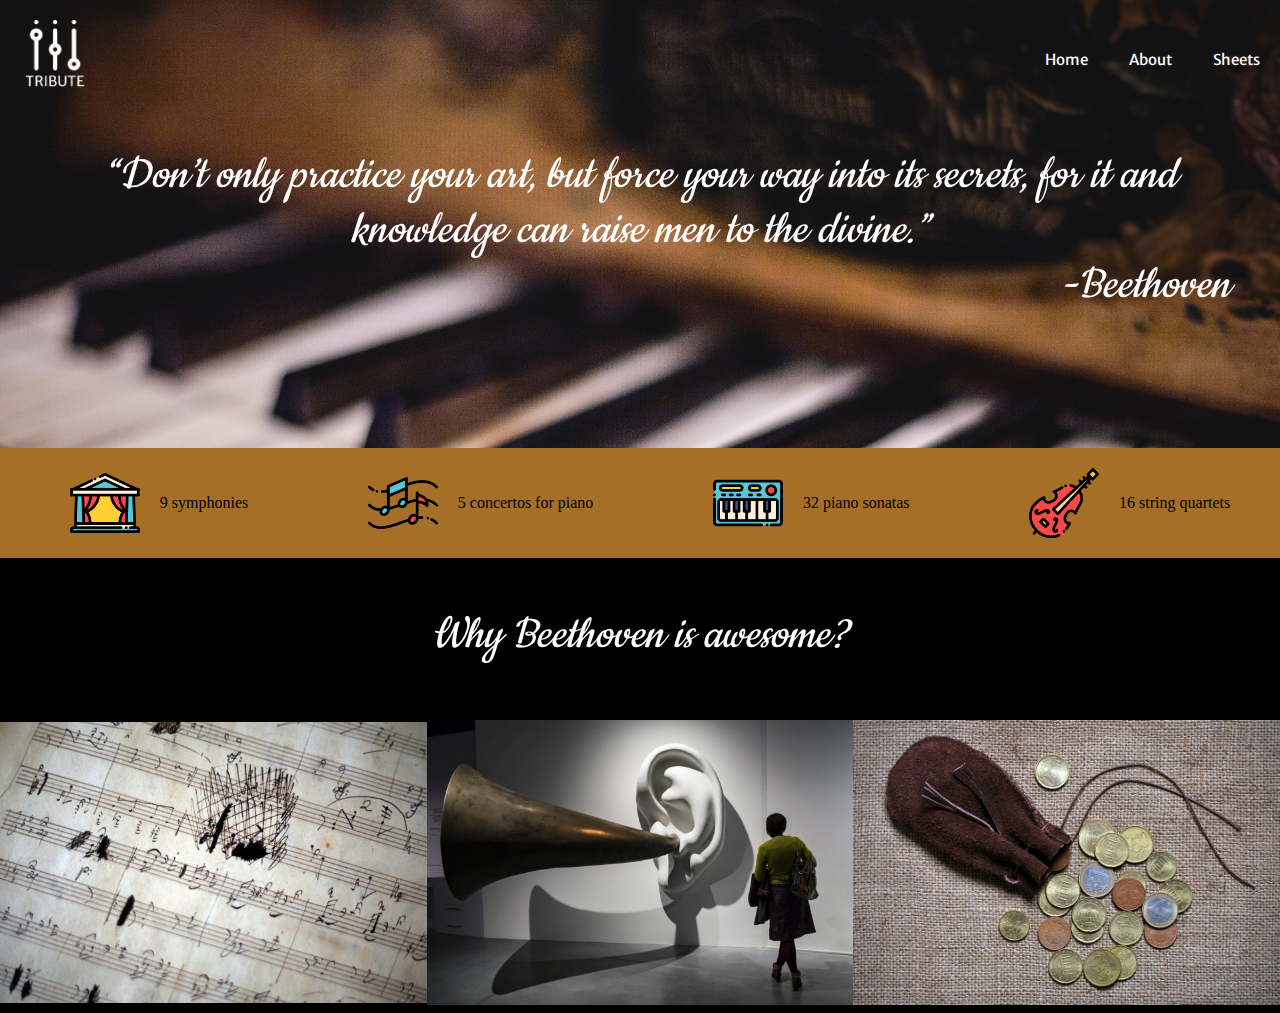
<file: index.html>
<!DOCTYPE html>
<html lang="en">
<head>
    <meta charset="UTF-8">
    <meta name="viewport" content="width=device-width, initial-scale=1.0">
    <meta http-equiv="X-UA-Compatible" content="ie=edge">
    <title>Tribute</title>

    <link href="https://fonts.googleapis.com/css?family=Merriweather+Sans" rel="stylesheet">
    <link href="https://fonts.googleapis.com/css?family=Cookie" rel="stylesheet">

    <link rel="stylesheet" href="css/imagehover.min.css">
    <link rel="stylesheet" href="style.css"> 
</head>
<body>
    <header class="header-container">
        <div class="logo">
            <a href="index.html" title="Tribute home page">
                <img id="tribute-logo" src="img/logo.png">
            </a>
        </div>
        <nav>
            <ul id="navlinks">
                <li><a href="#">Home</a></li>
                <li><a href="https://en.wikipedia.org/wiki/Ludwig_van_Beethoven" target="_blank">About</a></li>
                <li><a href="https://imslp.org/wiki/Category:Beethoven,_Ludwig_van" target="_blank">Sheets</a></li>
            </ul>
        </nav>
    </header>
    <section>
        <div class="main">
            <div>“Don’t only practice your art, but force your way into its secrets, for it and knowledge can raise men to the divine.” </div>
            <div class="name">-Beethoven</div>
        </div>
    </section>
    <div class="achievements">
        <div class="symphonies">
            <img id="symphonies" src="img/symphonies.png" alt="symphonies">
            <p>9 symphonies</p>
        </div> 
        <div class="concertos">
            <img id="concertos" src="img/concertos.png" alt="concertos">
            <p>5 concertos for piano</p>
        </div>
        <div class="sonatas">
            <img id="sonatas" src="img/sonatas.png" alt="sonatas">
            <p>32 piano sonatas</p>
        </div>
        <div class="string">
            <img id="string" src="img/string.png" alt="string">
            <p>16 string quartets</p>
        </div>
    </div>
    <section class="awesome">
        <div class="why">Why Beethoven is awesome?</div>

        <!-- Hover effects -->
        <div class="container">
            <div class="imghvr-fade">
                <img src="img/12.jpg">
                <figcaption>
                    He published his first composition at age 12
                </figcaption>
            </div>
            <div class="imghvr-fade">
                <img src="img/deaf.jpg">
                <figcaption>
                    Beethoven continued to compose music even after he became deaf
                </figcaption>
            </div>
            <div class="imghvr-fade">
                <img src="img/money.jpg">
                <figcaption>
                    He was the first musician to ever be given a salary just for composing as and when he wanted
                </figcaption>
            </div>
        </div>
    </section>
</body>
</html>
</file>
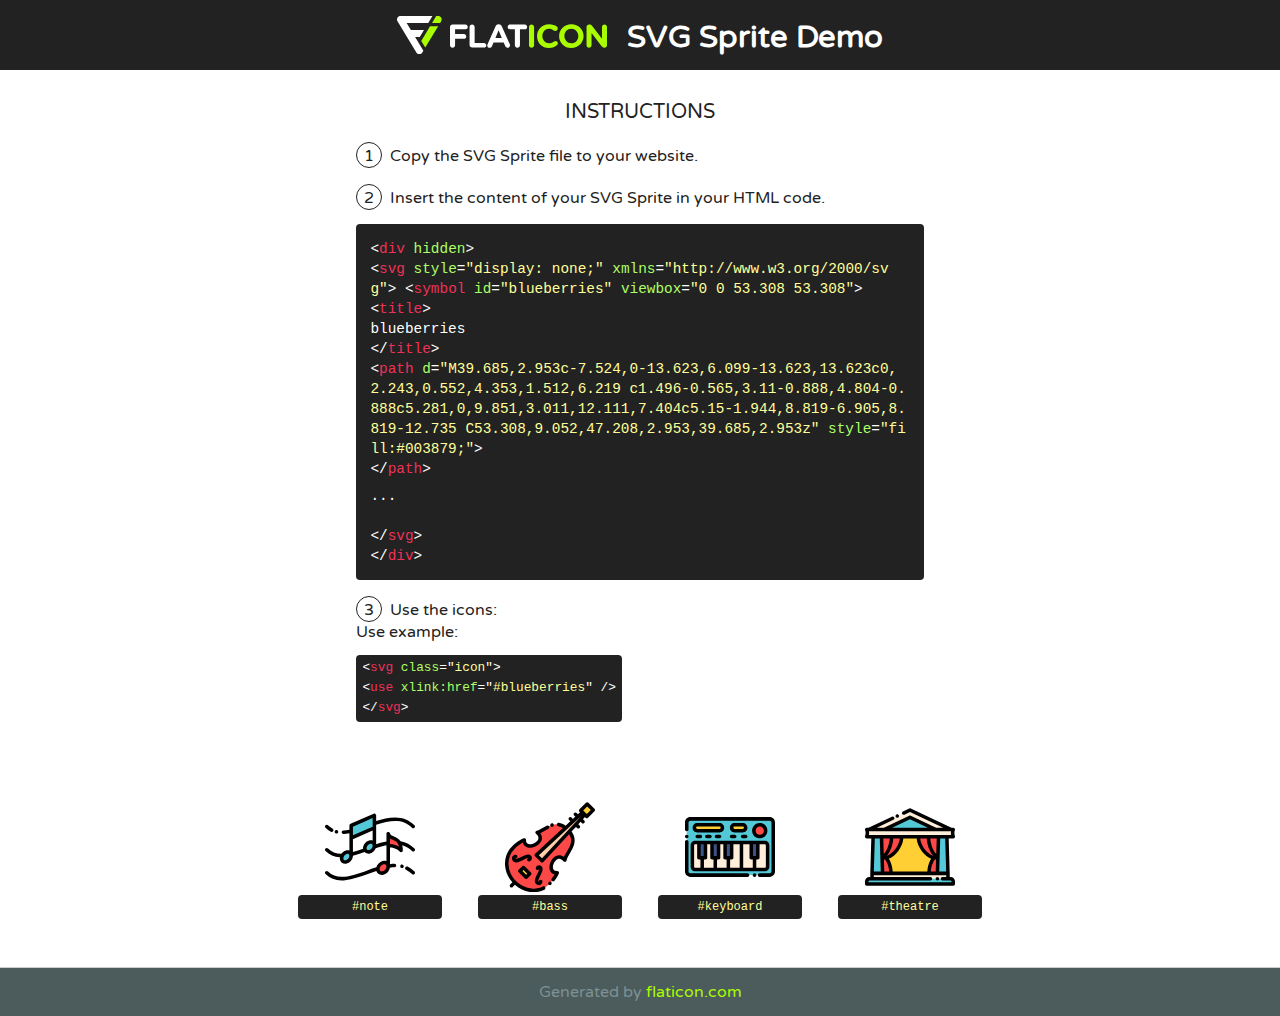
<file: my-icons-collection/My icons collection-SVG-Sprites-Demo.html>
<!DOCTYPE html>
<!--
Flaticon SVG Sprite: My icons collectionCreation date: 01/09/2018 09:25-->
<html>
<!DOCTYPE html>
<html>
<head>
    <title>Flaticon SVG Sprite</title>
    <link href="http://fonts.googleapis.com/css?family=Varela+Round" rel="stylesheet" type="text/css"/>
    <meta charset="UTF-8">
    <style>
        html, body, div, span, applet, object, iframe,
        h1, h2, h3, h4, h5, h6, p, blockquote, pre,
        a, abbr, acronym, address, big, cite, code,
        del, dfn, em, img, ins, kbd, q, s, samp,
        small, strike, strong, sub, sup, tt, var,
        b, u, i, center,
        dl, dt, dd, ol, ul, li,
        fieldset, form, label, legend,
        table, caption, tbody, tfoot, thead, tr, th, td,
        article, aside, canvas, details, embed,
        figure, figcaption, footer, header, hgroup,
        menu, nav, output, ruby, section, summary,
        time, mark, audio, video {
            margin: 0;
            padding: 0;
            border: 0;
            font-size: 100%;
            font: inherit;
            vertical-align: baseline;
        }
        /* HTML5 display-role reset for older browsers */
        article, aside, details, figcaption, figure,
        footer, header, hgroup, menu, nav, section {
            display: block;
        }
        body {
            line-height: 1;
        }
        ol, ul {
            list-style: none;
        }
        blockquote, q {
            quotes: none;
        }
        blockquote:before, blockquote:after,
        q:before, q:after {
            content: '';
            content: none;
        }
        table {
            border-collapse: collapse;
            border-spacing: 0;
        }
        body {
            font-family: 'Varela Round', Helvetica, Arial, sans-serif;
            font-size: 16px;
            color: #222;
        }
        a {
            color: #333;
            border-bottom: 1px solid #a9fd00;
            font-weight: bold;
            text-decoration: none;
        }
        * {
            -moz-box-sizing: border-box;
            -webkit-box-sizing: border-box;
            box-sizing: border-box;
            margin: 0;
            padding: 0;
        }
        .glyph svg.icon {
            width: 90px;
            height: 90px
        }
        .wrapper {
            max-width: 600px;
            margin: auto;
            padding: 0 1em;
        }
        .title {
            font-size: 1.25em;
            text-align: center;
            margin-bottom: 1em;
            text-transform: uppercase;
        }
        header {
            text-align: center;
            background-color: #222;
            color: #fff;
            padding: 1em;
        }
        header .logo {
            width: 210px;
            height: 38px;
            display: inline-block;
            vertical-align: middle;
            margin-right: 1em;
            border: none;
        }
        header strong {
            font-size: 1.95em;
            font-weight: bold;
            vertical-align: middle;
            margin-top: 5px;
            display: inline-block;
        }
        .demo {
            margin: 2em auto;
            line-height: 1.25em;
        }
        .demo ul li {
            margin-bottom: 1em;
        }
        .demo ul li .num {
            color: #222;
            border-radius: 20px;
            display: inline-block;
            width: 26px;
            padding: 3px;
            height: 26px;
            text-align: center;
            margin-right: 0.5em;
            border: 1px solid #222;
        }
        .demo ul li code {
            background-color: #222;
            border-radius: 4px;
            padding: 0.25em 0.5em;
            display: inline-block;
            color: #fff;
            font-family: Consolas,Monaco,Lucida Console,Liberation Mono,DejaVu Sans Mono,Bitstream Vera Sans Mono,Courier New, monospace;
            font-weight: lighter;
            margin-top: 1em;
            font-size: 0.8em;
            word-break: break-all;
        }
        .demo ul li code.big {
            padding: 1em;
            font-size: 0.9em;
        }
        .demo ul li code .red {
            color: #EF3159;
        }
        .demo ul li code .green {
            color: #ACFF65;
        }
        .demo ul li code .yellow {
            color: #FFFF99;
        }
        .demo ul li code .blue {
            color: #99D3FF;
        }
        .demo ul li code .purple {
            color: #A295FF;
        }
        .demo ul li code .dots {
            margin-top: 0.5em;
            display: block;
        }
        #glyphs {
            border-bottom: 1px solid #ccc;
            padding: 2em 0;
            text-align: center;
        }
        .glyph {
            display: inline-block;
            width: 9em;
            margin: 1em;
            text-align: center;
            vertical-align: top;
            background: #FFF;
        }
        .glyph .glyph-icon {
            padding: 10px;
            display: block;
            font-family:"Flaticon";
            font-size: 64px;
            line-height: 1;
        }
        .glyph .glyph-icon:before {
            font-size: 64px;
            color: #222;
            margin-left: 0;
        }
        .class-name {
            font-size: 0.75em;
            background-color: #222;
            color: #fff;
            border-radius: 4px;
            padding: 0.5em;
            color: #FFFF99;
            font-family: Consolas,Monaco,Lucida Console,Liberation Mono,DejaVu Sans Mono,Bitstream Vera Sans Mono,Courier New, monospace;
        }
        .author-name {
            font-size: 0.6em;
            background-color: #fcfcfd;
            border: 1px solid #DEDEE4;
            border-top: 0;
            border-radius: 0 0 4px 4px;
            padding: 0.5em;
        }
        .attribution .title {
            margin-top: 2em;
        }
        .attribution textarea {
            background-color: #fcfcfd;
            padding: 1em;
            border: none;
            box-shadow: none;
            border: 1px solid #DEDEE4;
            border-radius: 4px;
            resize: none;
            width: 100%;
            height: 150px;
            font-size: 0.8em;
            font-family: Consolas,Monaco,Lucida Console,Liberation Mono,DejaVu Sans Mono,Bitstream Vera Sans Mono,Courier New, monospace;
            -webkit-appearance: none;
        }
        .iconsuse {
            margin: 2em auto;
            text-align: center;
            max-width: 1200px;
        }
        .iconsuse:after {
            content: '';
            display: table;
            clear: both;
        }
        .iconsuse .image {
            float: left;
            width: 25%;
            padding: 0 1em;
        }
        .iconsuse .image p {
            margin-bottom: 1em;
        }
        .iconsuse .image span {
            display: block;
            font-size: 0.65em;
            background-color: #222;
            color: #fff;
            border-radius: 4px;
            padding: 0.5em;
            color: #FFFF99;
            margin-top: 1em;
            font-family: Consolas,Monaco,Lucida Console,Liberation Mono,DejaVu Sans Mono,Bitstream Vera Sans Mono,Courier New, monospace;
        }
        #footer {
            text-align: center;
            background-color: #4C5B5C;
            color: #7c9192;
            padding: 1em;
        }
        #footer a {
            border: none;
            color: #a9fd00;
            font-weight: normal;
        }
        @media (max-width: 960px) {
            .iconsuse .image {
                width: 50%;
            }
        }
        @media (max-width: 560px) {
            .iconsuse .image {
                width: 100%;
            }
        }
    </style>
</head>
<body class="characters-off">
    <div hidden>
        <svg xmlns="http://www.w3.org/2000/svg" style="display: none;"><symbol id="note" viewBox="0 -66 512.00149 512"><title>note</title><g fill-rule="evenodd"><path d="m148.894531 67.578125v71.285156l132.117188-57.589843v-71.289063zm0 0" fill="#53c9d8"/><path d="m147.574219 231.714844c-3.542969-10-13.820313-15.164063-25.949219-11.914063-9.636719 2.582031-18.105469 9.847657-22.957031 18.695313-2.730469 4.976562-4.316407 10.457031-4.316407 15.882812 0 15.058594 12.210938 24 27.273438 19.960938 15.058594-4.035156 27.269531-19.515625 27.269531-34.574219 0-2.933594-.464843-5.632813-1.320312-8.050781zm0 0" fill="#53c9d8"/><path d="m226.472656 196.785156c0 3.722656.746094 7.070313 2.097656 9.941406 4.109376 8.746094 13.832032 13.0625 25.171876 10.023438 12.890624-3.453125 23.695312-15.292969 26.539062-28.078125.476562-2.152344.730469-4.328125.730469-6.5 0-15.058594-12.207031-24-27.269531-19.960937-15.058594 4.035156-27.269532 19.515624-27.269532 34.574218zm0 0" fill="#53c9d8"/><path d="m330.125 279.167969c-15.261719 4.089843-27.816406 19.039062-29.34375 34.304687-.105469 1.035156-.160156 2.070313-.160156 3.101563 0 16.292969 13.210937 25.960937 29.503906 21.597656 16.292969-4.367187 29.5-21.113281 29.5-37.40625 0-.578125-.015625-1.148437-.050781-1.707031-.890625-15.253906-13.734375-24.101563-29.449219-19.890625zm0 0" fill="#fd4848"/><path d="m359.625 184.453125c20.277344-5.433594 60.671875 7.941406 73.011719 25.046875 0-85.257812-62.757813-56.746094-73.011719-95.007812zm0 0" fill="#fd4848"/></g><path d="m440.828125 290.65625-.425781-.105469c-5.351563-1.363281-10.796875 1.867188-12.160156 7.21875-1.363282 5.351563 1.867187 10.796875 7.21875 12.160157l.453124.117187c.824219.207031 1.652344.308594 2.464844.308594 4.46875 0 8.539063-3.019531 9.6875-7.546875 1.355469-5.355469-1.886718-10.792969-7.238281-12.152344zm0 0"/><path d="m469.945312 301.460938c-4.933593-2.472657-10.941406-.476563-13.417968 4.460937-2.476563 4.9375-.480469 10.945313 4.460937 13.421875 12.15625 6.089844 23.574219 14.433594 33.941407 24.800781 1.949218 1.953125 4.511718 2.929688 7.070312 2.929688s5.117188-.976563 7.070312-2.929688c3.90625-3.90625 3.90625-10.238281 0-14.144531-11.882812-11.882812-25.046874-21.484375-39.125-28.539062zm0 0"/><path d="m429.984375 156.941406c-10.40625-15.730468-25.390625-21.800781-37.730469-26.800781-13.320312-5.394531-20.390625-8.652344-22.953125-18.222656-.015625-.054688-.035156-.105469-.050781-.15625-.050781-.175781-.105469-.34375-.164062-.515625-.046876-.136719-.09375-.269532-.148438-.402344-.058594-.148438-.121094-.300781-.1875-.445312-.070312-.152344-.140625-.304688-.21875-.453126-.058594-.117187-.121094-.234374-.1875-.351562-.097656-.175781-.203125-.347656-.3125-.515625-.054688-.085937-.105469-.167969-.164062-.25-.136719-.195313-.277344-.382813-.425782-.570313-.042968-.050781-.082031-.105468-.125-.15625-.175781-.214843-.363281-.414062-.558594-.613281-.019531-.019531-.039062-.042969-.0625-.066406-.902343-.902344-1.972656-1.621094-3.144531-2.121094-.03125-.011719-.0625-.023437-.09375-.035156-.257812-.105469-.519531-.203125-.785156-.289063-.070313-.019531-.136719-.039062-.207031-.058593-.234375-.066407-.472656-.128907-.714844-.183594-.082031-.015625-.167969-.03125-.253906-.046875-.230469-.042969-.460938-.078125-.695313-.105469-.097656-.011719-.195312-.019531-.292969-.03125-.222656-.019531-.445312-.027343-.671874-.03125-.066407-.003906-.128907-.011719-.195313-.011719-.050781 0-.097656.007813-.148437.007813-.195313.003906-.390626.015625-.589844.03125-.144532.011719-.289063.019531-.433594.035156-.042969.003907-.089844.007813-.132812.011719-.117188.015625-.230469.042969-.34375.0625-.164063.027344-.328126.050781-.488282.085938-.148437.035156-.292968.074218-.441406.113281-.160156.042969-.320312.082031-.476562.132812-.160157.050781-.3125.113281-.46875.171875-.136719.050782-.273438.09375-.40625.152344-.28125.121094-.558594.253906-.824219.394531-.03125.019531-.054688.035157-.085938.050781-.246093.136719-.488281.285157-.722656.441407-.074219.050781-.148437.109375-.222656.164062-.175781.125-.355469.253907-.523438.390625-.085937.070313-.167969.144532-.25.21875-.148437.128906-.296875.257813-.4375.394532-.089843.089843-.171875.179687-.257812.269531-.125.132812-.25.265625-.367188.40625-.085937.101562-.167969.207031-.25.3125-.105469.136719-.210937.273437-.308593.414062-.082032.117188-.160157.234375-.234376.351563-.089843.140625-.175781.28125-.257812.425781-.074219.125-.144531.253906-.210938.386719-.074218.144531-.144531.289062-.210937.4375-.0625.136718-.125.273437-.179687.410156-.0625.152344-.117188.308594-.167969.464844-.050781.140625-.101563.277344-.140625.421875-.050782.167969-.089844.335937-.132813.507812-.03125.136719-.070312.269531-.09375.410157-.039062.199218-.066406.398437-.09375.601562-.015625.113281-.035156.226562-.046875.34375-.03125.324219-.050781.648438-.050781.976562v44.78125c-17.257813 3.28125-36.007813 8.203126-58.609375 15.382813v-111.128906c84.957031-27.578125 152.316406-34.53125 203.898438 17.054687 1.953124 1.949219 4.511718 2.925782 7.070312 2.925782 2.5625 0 5.121094-.976563 7.074219-2.925782 3.902343-3.90625 3.902343-10.238281 0-14.144531-29.738281-29.738281-65.742188-44.242187-110.0625-44.347656-.15625 0-.308594 0-.464844 0-36.230469 0-73.960937 9.726562-107.519531 20.414062v-32.519531c0-3.371094-1.699219-6.519531-4.519532-8.363281-2.820312-1.851563-6.382812-2.148438-9.476562-.804688l-131.988281 57.535157c-.023438.007812-.046875.019531-.070313.027343l-.0625.03125c-.0625.027344-.121094.0625-.183594.089844-.226562.105469-.453124.210937-.667968.332031-.125.070313-.246094.148438-.367188.222656-.148437.09375-.300781.183594-.445312.285157-.15625.105469-.304688.21875-.449219.332031-.105469.082031-.210937.160156-.3125.246094-.15625.128906-.304687.269531-.457031.410156-.082032.082031-.167969.15625-.25.242188-.140625.144531-.273438.292968-.40625.445312-.082032.09375-.164063.183594-.242188.28125-.113281.144531-.222656.289062-.328125.4375-.085937.117188-.171875.238281-.253906.359375-.085937.132813-.164063.265625-.242187.402344-.085938.144531-.175782.292969-.253907.449219-.0625.117187-.117187.238281-.175781.359374-.082031.175782-.164062.347657-.234375.527344-.046875.113282-.089844.234375-.128906.351563-.070313.183593-.132813.367187-.191407.554687-.039062.136719-.070312.273438-.105468.410156-.042969.171876-.085938.34375-.121094.519532-.035156.183594-.058594.371094-.082031.554687-.019531.132813-.042969.261719-.054688.394531-.027343.257813-.035156.515626-.039062.777344 0 .0625-.007813.117188-.007813.179688v.058594.089843 23.5c-12.496094 2.617188-23.832031 4.230469-34.425781 4.878907-5.511719.335937-9.707031 5.078124-9.371094 10.589843.324219 5.304688 4.730469 9.390625 9.972657 9.390625.207031 0 .414062-.003906.621093-.019531 10.386719-.632813 21.335938-2.089844 33.203125-4.417969v98.839844c-6.070312-2.03125-12.949218-2.195312-19.859375-.347656-10.394531 2.789062-19.585937 9.640625-25.890625 18.402344-31.242187-.222657-56.179687-10.035157-76.089844-29.945313-3.90625-3.902344-10.234374-3.902344-14.140624 0-3.90625 3.90625-3.90625 10.238281 0 14.144531 22.042968 22.042969 48.949218 33.738282 81.925781 35.558594-.316407 2.011719-.488281 4.042969-.488281 6.078125 0 10.136719 4.214843 19.1875 11.566406 24.828125 5.230468 4.011719 11.742187 6.089844 18.679687 6.089844 3.144531 0 6.375-.425782 9.613281-1.296875 19.445313-5.207031 34.679688-24.640625 34.679688-44.234375v-.507813c21.992188-5.582031 44.394531-13.078125 65.882812-20.601562 1.011719 1.0625 2.09375 2.058593 3.265626 2.957031 5.226562 4.011719 11.738281 6.09375 18.679687 6.09375 3.144531 0 6.375-.429688 9.613281-1.296875 14.613282-3.914063 26.847656-15.863281 32.027344-29.875 24.113281-7.925781 43.640625-13.316406 61.265625-16.875v90.59375c-6.671875-2.503906-14.355469-2.816406-22.089844-.742187-17.078125 4.574218-31.089843 19.449218-35.476562 36.21875-18.339844 5.800781-36.851563 12.359374-54.808594 18.722656-85.699219 30.386718-166.648437 59.082031-220.191406 5.535156-3.90625-3.902344-10.238281-3.902344-14.144531 0-3.90625 3.90625-3.90625 10.238281 0 14.144531 24.023437 24.019531 54.082031 35.832031 91.464843 35.832031 6.703125 0 13.644531-.378906 20.824219-1.136718 40.613281-4.285156 85.410156-20.164063 128.730469-35.523438 15.796875-5.601562 32.027343-11.34375 48.082031-16.554687 1.851562 6.46875 5.527344 11.992187 10.796875 16.035156 5.511719 4.230469 12.382813 6.421875 19.710937 6.421875 3.332032 0 6.753907-.453125 10.1875-1.375 18.375-4.921875 33.203126-21.765625 36.304688-40.070312 9.242188-1.25 18.089844-1.957032 26.386719-2.09375 5.523437-.09375 9.925781-4.644532 9.835937-10.164063-.09375-5.46875-4.550781-9.835937-9.996094-9.835937-.058593 0-.113281 0-.171874 0-8.207032.136718-16.617188.753906-25.445313 1.847656v-94.3125c18.15625-.277344 46.519531 10.53125 54.902344 22.152344 1.914062 2.652343 4.957031 4.148437 8.109375 4.148437 1.023437 0 2.0625-.15625 3.074218-.484375 4.128907-1.332031 6.925782-5.175781 6.925782-9.515625 0-11.707031-1.152344-21.546875-3.160156-29.878906 20.914062 5.9375 39.15625 16.832031 55.4375 33.117187 1.953124 1.949219 4.511718 2.925782 7.070312 2.925782s5.117188-.976563 7.070312-2.925782c3.90625-3.90625 3.90625-10.238281 0-14.144531-22.566406-22.566406-48.4375-36.195313-79.085937-41.667969zm-158.957031-82.203125-112.121094 48.871094v-49.46875l112.121094-48.871094zm-151.980469 189.957031c-4.390625 1.175782-8.273437.699219-10.9375-1.34375-2.449219-1.878906-3.742187-4.976562-3.742187-8.960937 0-3.628906 1.082031-7.34375 2.910156-10.789063.15625-.261718.300781-.535156.433594-.8125 3.597656-6.273437 9.71875-11.492187 16.515624-13.316406 4.390626-1.175781 8.277344-.695312 10.941407 1.347656 2.445312 1.878907 3.738281 4.976563 3.738281 8.957032 0 10.625-9.09375 22.035156-19.859375 24.917968zm39.859375-46.089843v-73.179688l112.121094-48.871093v56.355468c-6.070313-2.03125-12.945313-2.199218-19.859375-.34375-19.445313 5.210938-34.683594 24.640625-34.683594 44.234375 0 1.191407.066406 2.367188.179687 3.523438-18.960937 6.621093-38.574218 13.171875-57.757812 18.28125zm92.261719-11.5c-4.390625 1.179687-8.277344.699219-10.941407-1.34375-2.445312-1.878907-3.738281-4.976563-3.738281-8.960938 0-10.621093 9.09375-22.035156 19.855469-24.917969h.003906c1.574219-.421874 3.085938-.632812 4.5-.632812 2.523438 0 4.730469.667969 6.4375 1.976562 2.449219 1.878907 3.742188 4.976563 3.742188 8.960938 0 10.621094-9.09375 22.035156-19.859375 24.917969zm76.378906 121.421875c-5 1.339844-9.457031.773437-12.542969-1.597656-2.855468-2.191407-4.367187-5.769532-4.367187-10.339844 0-.683594.035156-1.367188.101562-2.054688.007813-.050781.007813-.101562.011719-.152344 1.148438-11.164062 10.742188-22.53125 21.976562-25.539062 1.773438-.476562 3.480469-.710938 5.082032-.710938 2.910156 0 5.472656.777344 7.464844 2.304688 2.855468 2.195312 4.367187 5.769531 4.367187 10.339844-.003906 11.835937-10.117187 24.542968-22.09375 27.75zm42.679687-155.269532c-.195312 0-.390624 0-.585937 0v-31.515624c4.890625 2.800781 10.117187 4.917968 15.105469 6.9375 15.742187 6.375 30.777344 12.464843 35.984375 38.527343-15.109375-8.410156-34.527344-13.949219-50.503907-13.949219zm0 0"/><path d="m62.941406 113.324219c.746094.167969 1.488282.25 2.222656.25 4.566407 0 8.6875-3.144531 9.742188-7.785157 1.226562-5.386718-2.148438-10.742187-7.535156-11.96875-.039063-.007812-.15625-.035156-.207032-.042968-5.394531-1.179688-10.664062 2.226562-11.859374 7.605468-1.195313 5.394532 2.242187 10.742188 7.636718 11.941407zm0 0"/><path d="m33.363281 102.917969c1.457031.742187 3.011719 1.097656 4.542969 1.097656 3.636719 0 7.144531-1.992187 8.914062-5.457031 2.511719-4.917969.558594-10.941406-4.359374-13.453125-9.132813-4.664063-17.675782-10.9375-25.390626-18.652344-3.902343-3.90625-10.238281-3.902344-14.140624 0-3.90625 3.90625-3.90625 10.238281 0 14.144531 9.195312 9.195313 19.4375 16.703125 30.433593 22.320313zm0 0"/></symbol><symbol id="bass" viewBox="0 0 511.99965 511"><title>bass</title><g fill-rule="evenodd"><path d="m441.527344 57.894531 13.046875 13.050781 10.707031 10.703126 36.703125-36.703126-34.460937-34.460937-36.703126 36.703125zm0 0" fill="#ffcf33"/><path d="m403.082031 126.574219 26.457031-28.578125 25.035157-27.050782-13.046875-13.050781-27.050782 25.039063-28.582031 26.457031-41.027343 37.976563-166.589844 154.203124 32.625 32.625 154.203125-166.589843zm0 0" fill="#ffcfac"/><path d="m340.285156 330.035156c7.78125-45.015625 78.109375-93.441406 28.238282-159.007812l-3.417969-3.421875-154.203125 166.589843-32.625-32.625 166.589844-154.203124-3.421876-3.421876c-65.566406-49.867187-113.992187 20.460938-159.007812 28.242188 67.199219 55.480469-75.066406 118.378906-72.585938 42.964844 0 0-30.546874 12.132812-64.332031 45.917968-51.148437 51.148438-46.519531 138.703126 10.332031 195.550782 56.847657 56.855468 144.398438 61.480468 195.550782 10.328125 33.78125-33.78125 45.914062-64.328125 45.914062-64.328125-75.40625 2.480468-12.511718-139.785156 42.96875-72.585938zm-235.195312 41.863282 35.480468 35.480468-20.546874 20.546875-35.480469-35.480469zm0 0" fill="#fd4848"/><path d="m84.539062 392.445312 20.546876-20.546874 35.480468 35.480468-20.546875 20.546875zm0 0" fill="#ffcf33"/></g><path d="m215.699219 480.480469c-47.9375 23.804687-110.75 11.089843-152.757813-30.910157 0-.003906-.003906-.003906-.003906-.007812-.003906-.003906-.007812-.003906-.011719-.007812-25.742187-25.746094-40.917969-58.898438-42.742187-93.359376-1.800782-34.066406 9.714844-65.332031 32.421875-88.039062 19.199219-19.203125 37.394531-31.128906 48.820312-37.574219 3.597657 14.203125 13.191407 24.015625 27.632813 27.734375 12.753906 3.28125 28.585937 1.289063 43.441406-5.46875 14.953125-6.800781 27.054688-17.621094 33.203125-29.695312 7.84375-15.398438 6.003906-31.613282-4.800781-46.144532 10.238281-4.253906 20.398437-10.339843 30.941406-16.648437 4.945312-2.960937 10.058594-6.023437 15.160156-8.867187 4.824219-2.691407 6.554688-8.78125 3.867188-13.605469-2.691406-4.824219-8.78125-6.554688-13.605469-3.863281-5.371094 2.996093-10.621094 6.136718-15.695313 9.175781-14.601562 8.742187-28.394531 17-40.820312 19.148437-3.851562.664063-6.960938 3.511719-7.964844 7.285156-1 3.777344.289063 7.789063 3.300782 10.277344 13.636718 11.261719 17.605468 22.757813 11.792968 34.164063-8.636718 16.960937-35.804687 29.519531-53.832031 24.871093-9.980469-2.566406-14.621094-10.238281-14.1875-23.449218.109375-3.371094-1.484375-6.570313-4.242187-8.511719-2.757813-1.9375-6.308594-2.355469-9.441407-1.109375-1.328125.523438-32.871093 13.292969-67.714843 48.136719-26.769532 26.769531-40.351563 63.433593-38.25 103.238281 1.914062 36.210938 16.648437 71.066406 41.71875 99.175781l-12.269532 12.269531c-3.90625 3.90625-3.90625 10.238282 0 14.144532 1.953125 1.953125 4.511719 2.929687 7.070313 2.929687 2.558593 0 5.117187-.976562 7.070312-2.929687l12.265625-12.265625c22.574219 20.144531 49.488282 33.621093 78.410156 39.171875 9.460938 1.816406 18.984376 2.714844 28.414063 2.714844 21.746094 0 42.980469-4.773438 61.703125-14.066407 4.945312-2.457031 6.964844-8.457031 4.507812-13.40625-2.457031-4.945312-8.453124-6.964843-13.402343-4.507812zm0 0"/><path d="m267.304688 141.054688c1.089843 0 2.195312-.179688 3.28125-.554688l.363281-.125c5.230469-1.78125 8.023437-7.460938 6.246093-12.6875-1.777343-5.230469-7.460937-8.023438-12.6875-6.246094l-.480468.164063c-5.21875 1.8125-7.980469 7.511719-6.167969 12.726562 1.433594 4.132813 5.304687 6.722657 9.445313 6.722657zm0 0"/><path d="m248.46875 455.5-.296875.316406c-3.753906 4.050782-3.515625 10.375.535156 14.132813 1.925781 1.785156 4.363281 2.667969 6.796875 2.667969 2.683594 0 5.363282-1.078126 7.335938-3.203126l.296875-.320312c3.753906-4.050781 3.515625-10.378906-.535157-14.132812-4.050781-3.753907-10.378906-3.515626-14.132812.539062zm0 0"/><path d="m509.070312 37.886719-34.460937-34.457031c-3.90625-3.90625-10.234375-3.90625-14.140625 0l-36.703125 36.703124c-3.90625 3.902344-3.90625 10.234376 0 14.140626l3.355469 3.355468-12.363282 11.445313-7.464843-7.464844c-3.90625-3.902344-10.234375-3.902344-14.140625 0-3.90625 3.90625-3.90625 10.238281 0 14.144531l6.914062 6.917969-13.890625 12.855469-7.460937-7.460938c-3.90625-3.902344-10.234375-3.902344-14.140625 0-3.90625 3.90625-3.90625 10.238282 0 14.144532l6.914062 6.914062-26.792969 24.800781c-12.476562-8.9375-25.347656-14.546875-38.304687-16.679687-5.445313-.898438-10.597656 2.796875-11.492187 8.246094-.894532 5.449218 2.796874 10.59375 8.246093 11.488281 8.914063 1.464843 17.636719 5.042969 26.507813 10.871093l-158.15625 146.394532c-1.996094 1.847656-3.152344 4.425781-3.207032 7.144531-.050781 2.71875 1.007813 5.339844 2.929688 7.265625l32.625 32.625c1.878906 1.878906 4.421875 2.929688 7.070312 2.929688h.195313c2.71875-.054688 5.296875-1.210938 7.144531-3.207032l146.394532-158.15625c24.0625 36.722656 6.273437 66.441406-12.507813 97.8125-6.3125 10.539063-12.398437 20.703125-16.648437 30.9375-14.53125-10.804687-30.746094-12.644531-46.148438-4.800781-12.070312 6.148437-22.894531 18.25-29.691406 33.203125-6.757813 14.855469-8.75 30.6875-5.46875 43.4375 3.71875 14.449219 13.535156 24.042969 27.746094 27.640625-3.574219 6.351563-8.835938 14.777344-16.085938 24.277344-3.351562 4.394531-2.507812 10.667969 1.882812 14.019531 1.8125 1.382812 3.945313 2.050781 6.058594 2.050781 3.011719 0 5.988282-1.355469 7.957032-3.933593 17.59375-23.054688 24.59375-40.441407 24.882812-41.167969 1.246094-3.132813.828125-6.683594-1.113281-9.441407-1.9375-2.757812-5.109375-4.363281-8.507813-4.242187-13.222656.425781-20.882812-4.207031-23.449218-14.1875-4.644532-18.027344 7.910156-45.195313 24.867187-53.835937 11.410156-5.8125 22.90625-1.839844 34.167969 11.796874 2.484375 3.015626 6.496094 4.300782 10.277344 3.300782 3.773437-1.003906 6.621093-4.113282 7.285156-7.964844 2.148437-12.425781 10.40625-26.21875 19.144531-40.816406 19.832031-33.125 44.414063-74.195313 9.277344-123.128906l24.800781-26.792969 6.914062 6.914062c1.953126 1.953125 4.515626 2.929688 7.074219 2.929688 2.558594 0 5.117188-.976563 7.070313-2.929688 3.902344-3.902343 3.902344-10.234375 0-14.140625l-7.460938-7.464844 12.855469-13.890624 6.917969 6.917968c1.953125 1.953125 4.511718 2.929688 7.070312 2.929688s5.121094-.976563 7.070313-2.929688c3.90625-3.90625 3.90625-10.238281 0-14.144531l-7.460938-7.460937 11.441407-12.363282 3.355468 3.355469c1.953125 1.953125 4.511719 2.929687 7.070313 2.929687 2.5625 0 5.121093-.976562 7.074219-2.929687l36.703124-36.703125c3.90625-3.90625 3.90625-10.238281 0-14.144531zm-298.433593 281.902343-17.929688-17.925781 241.09375-223.164062zm254.660156-252.265624-20.320313-20.320313 22.5625-22.5625 20.320313 20.320313zm0 0"/><path d="m112.175781 364.84375c-3.90625-3.90625-10.238281-3.90625-14.144531 0l-20.546875 20.546875c-3.902344 3.902344-3.902344 10.234375 0 14.140625l35.480469 35.480469c1.953125 1.953125 4.511718 2.929687 7.074218 2.929687 2.558594 0 5.117188-.976562 7.070313-2.929687l20.546875-20.546875c3.902344-3.902344 3.902344-10.234375 0-14.140625zm7.863281 48.957031-21.339843-21.339843 6.402343-6.40625 21.339844 21.339843zm0 0"/><path d="m151.636719 311.617188c-2.835938-7.222657-7.847657-10.441407-11.550781-11.871094-12.472657-4.816406-28.535157 3.132812-45.546876 11.554687-10.882812 5.386719-31.140624 15.410157-34.078124 10.324219-.449219-.78125-.710938-1.375-.863282-1.800781.332032-.132813.703125-.242188.976563-.277344.035156.003906.070312.003906.109375.003906 5.378906 0 9.824218-4.28125 9.988281-9.699219.167969-5.519531-4.171875-10.128906-9.691406-10.296874-5.160157-.175782-14.441407 2.410156-19.046875 10.113281-2.179688 3.644531-4.917969 11.34375 1.210937 21.957031 3.199219 5.542969 9.230469 11.363281 20.4375 11.363281 2.882813 0 6.113281-.386719 9.722657-1.261719 9.488281-2.296874 19.96875-7.488281 30.105468-12.503906 7.324219-3.625 14.246094-7.050781 20.199219-9.132812 4.523437-1.582032 7.015625-1.835938 8.257813-1.816406-3.714844 1.621093-6.21875 5.425781-5.984376 9.710937.304688 5.515625 5.023438 9.734375 10.53125 9.441406 5.609376-.308593 10.570313-3.199219 13.613282-7.929687 3.351562-5.21875 3.953125-11.90625 1.609375-17.878906zm0 0"/><path d="m183.277344 409.085938c-5.019532 10.136718-10.207032 20.621093-12.507813 30.109374-4.273437 17.636719 3.136719 26.136719 10.105469 30.160157 4.839844 2.792969 9.074219 3.746093 12.59375 3.742187 4.199219 0 7.382812-1.347656 9.363281-2.535156 7.703125-4.601562 10.269531-13.914062 10.113281-19.046875-.167968-5.519531-4.78125-9.820313-10.300781-9.6875-5.453125.164063-9.753906 4.664063-9.695312 10.09375-.035157.273437-.144531.644531-.277344.980469-.421875-.152344-1.019531-.417969-1.796875-.867188-5.089844-2.9375 4.9375-23.191406 10.324219-34.074218 8.417969-17.011719 16.371093-33.074219 11.554687-45.546876-1.429687-3.707031-4.648437-8.714843-11.871094-11.550781-5.980468-2.347656-12.660156-1.746093-17.878906 1.609375-4.734375 3.039063-7.625 8-7.929687 13.609375-.300781 5.515625 3.925781 10.230469 9.4375 10.53125 4.28125.230469 8.089843-2.269531 9.714843-5.984375.023438 1.234375-.238281 3.734375-1.820312 8.257813-2.078125 5.953125-5.503906 12.875-9.128906 20.199219zm0 0"/></symbol><symbol id="keyboard" viewBox="0 -86 512 512"><title>keyboard</title><g fill-rule="evenodd"><path d="m69.898438 77.082031h126.453124c9.226563 0 16.777344-7.550781 16.777344-16.773437 0-9.226563-7.550781-16.773438-16.777344-16.773438h-126.453124c-9.222657 0-16.773438 7.546875-16.773438 16.773438 0 9.222656 7.550781 16.773437 16.773438 16.773437zm0 0" fill="#ffcf33"/><path d="m265.277344 60.308594c0 9.222656 7.550781 16.769531 16.773437 16.769531h46.453125c9.226563 0 16.773438-7.546875 16.773438-16.773437 0-9.226563-7.546875-16.773438-16.773438-16.773438h-46.453125c-9.222656 0-16.773437 7.550781-16.773437 16.777344zm0 0" fill="#ffcf33"/><path d="m458.847656 77.082031c0 18.527344-15.019531 33.546875-33.546875 33.546875-18.527343 0-33.546875-15.019531-33.546875-33.546875 0-18.527343 15.019532-33.550781 33.546875-33.550781 18.527344 0 33.546875 15.023438 33.546875 33.550781zm0 0" fill="#fd4848"/><path d="m425.300781 110.628906c-18.527343 0-33.546875-15.019531-33.546875-33.546875 0-18.527343 15.019532-33.550781 33.546875-33.550781 18.527344 0 33.546875 15.023438 33.546875 33.550781 0 18.527344-15.019531 33.546875-33.546875 33.546875zm-80.023437-50.320312c0 9.222656-7.546875 16.773437-16.769532 16.773437h-46.453124c-9.226563 0-16.773438-7.550781-16.773438-16.773437 0-9.226563 7.546875-16.773438 16.773438-16.773438h46.453124c9.222657-.003906 16.769532 7.546875 16.769532 16.773438zm136.710937-50.324219h-452c-11 0-20 9-20 20v280.003906c0 11 9 20 20 20h452c11 0 20-9 20-20v-280.003906c0-11-9-20-20-20zm-268.863281 50.324219c0 9.222656-7.546875 16.773437-16.773438 16.773437h-126.453124c-9.222657 0-16.773438-7.550781-16.773438-16.773437 0-9.226563 7.550781-16.773438 16.773438-16.773438h126.453124c9.226563-.003906 16.773438 7.546875 16.773438 16.773438zm163.816406 83.867187h77.046875c8.796875 0 16 7.199219 16 16v121.8125c0 8.796875-7.203125 16-16 16h-396c-8.800781 0-16-7.203125-16-16v-121.8125c0-8.800781 7.199219-16 16-16zm0 0" fill="#53c9d8"/><path d="m116.421875 230.664062v-86.488281h-37.21875v86.488281zm0 0" fill="#3d5385"/><path d="m153.640625 144.175781v86.488281h37.214844v-86.488281zm0 0" fill="#3d5385"/><path d="m228.074219 144.175781v86.488281h37.21875v-86.488281zm0 0" fill="#3d5385"/><path d="m376.941406 144.175781v86.488281h37.21875v-86.488281zm0 0" fill="#3d5385"/><path d="m414.160156 144.175781v86.488281h-18.609375v67.320313h58.433594c8.800781 0 16-7.199219 16-16v-121.808594c0-8.800781-7.199219-16-16-16zm0 0" fill="#ffeeda"/><path d="m376.941406 230.664062v-86.488281h-55.824218v153.808594h74.433593v-67.320313zm0 0" fill="#ffeeda"/><path d="m321.117188 297.984375v-153.808594h-55.824219v86.488281h-18.609375v67.320313zm0 0" fill="#ffeeda"/><path d="m246.683594 297.984375v-67.320313h-18.609375v-86.488281h-37.21875v86.488281h-18.609375v67.320313zm0 0" fill="#ffeeda"/><path d="m172.246094 297.984375v-67.320313h-18.605469v-86.488281h-37.21875v86.488281h-18.609375v67.320313zm0 0" fill="#ffeeda"/><path d="m97.8125 297.984375v-67.320313h-18.609375v-86.488281h-21.214844c-8.800781 0-16 7.199219-16 16v121.8125c0 8.796875 7.199219 16 16 16h39.824219zm0 0" fill="#ffeeda"/></g><path d="m32 160.1875v121.8125c0 14.335938 11.664062 26 26 26h396c14.335938 0 26-11.664062 26-26v-121.8125c0-14.335938-11.664062-25.996094-26-25.996094h-396c-14.335938 0-26 11.664063-26 25.996094zm74.4375 60.492188h-17.21875v-66.488282h17.21875zm10 20c5.519531 0 10-4.476563 10-10v-76.488282h17.214844v76.488282c0 5.519531 4.480468 10 10 10h8.609375v47.320312h-54.4375v-47.320312zm287.738281-20h-17.21875v-66.488282h17.21875zm-27.21875 20h8.609375v47.320312h-54.4375v-133.808594h35.828125v76.488282c0 5.523437 4.476563 10 10 10zm-65.824219 47.320312h-54.4375v-47.320312h8.609376c5.519531 0 10-4.476563 10-10v-76.488282h35.824218v133.808594zm-55.828124-67.320312h-17.214844v-66.488282h17.214844zm-27.214844 20h8.605468v47.320312h-54.433593v-47.320312h8.605469c5.523437 0 10-4.476563 10-10v-76.488282h17.21875v76.488282c.003906 5.523437 4.480468 10 10.003906 10zm-47.21875-20h-17.21875v-66.488282h17.21875zm279.128906-60.492188v121.8125c0 3.253906-2.746094 6-6 6h-48.433594v-47.320312h8.609375c5.519531 0 10-4.476563 10-10v-76.488282h29.824219c3.253906 0 6 2.746094 6 5.996094zm-408 0c0-3.25 2.746094-5.996094 6-5.996094h11.21875v76.488282c0 5.519531 4.476562 10 10 10h8.605469v47.320312h-29.824219c-3.253906 0-6-2.746094-6-6zm0 0"/><path d="m69.914062 100.644531c-5.523437 0-10 4.476563-10 10 0 5.519531 4.476563 10 10 10h17.269532c5.519531 0 10-4.480469 10-10 0-5.523437-4.480469-10-10-10zm0 0"/><path d="m223.140625 60.320312c0-14.761718-12.011719-26.773437-26.773437-26.773437h-126.453126c-14.765624 0-26.773437 12.011719-26.773437 26.773437 0 14.765626 12.011719 26.773438 26.773437 26.773438h126.453126c14.761718.003906 26.773437-12.007812 26.773437-26.773438zm-26.773437 6.777344h-126.453126c-3.671874 0-6.773437-3.105468-6.773437-6.777344 0-3.667968 3.101563-6.769531 6.773437-6.769531h126.453126c3.671874 0 6.773437 3.101563 6.773437 6.773438 0 3.667969-3.101563 6.773437-6.773437 6.773437zm0 0"/><path d="m468.859375 77.097656c0-24.015625-19.535156-43.550781-43.546875-43.550781s-43.546875 19.535156-43.546875 43.550781c0 24.011719 19.535156 43.546875 43.546875 43.546875s43.546875-19.539062 43.546875-43.546875zm-67.09375 0c0-12.984375 10.5625-23.550781 23.550781-23.550781 12.980469 0 23.546875 10.5625 23.546875 23.550781 0 12.980469-10.5625 23.546875-23.546875 23.546875-12.988281 0-23.550781-10.566406-23.550781-23.546875zm0 0"/><path d="m328.519531 33.546875h-46.453125c-14.761718 0-26.773437 12.011719-26.773437 26.773437 0 14.765626 12.011719 26.773438 26.773437 26.773438h46.453125c14.761719 0 26.773438-12.011719 26.773438-26.773438 0-14.761718-12.011719-26.773437-26.773438-26.773437zm0 33.546875h-46.453125c-3.671875 0-6.773437-3.101562-6.773437-6.773438 0-3.667968 3.101562-6.769531 6.773437-6.769531h46.453125c3.671875 0 6.773438 3.101563 6.773438 6.773438 0 3.667969-3.101563 6.769531-6.773438 6.769531zm0 0"/><path d="m179.097656 100.644531c-5.523437 0-10 4.476563-10 10 0 5.519531 4.476563 10 10 10h17.269532c5.523437 0 10-4.480469 10-10 0-5.523437-4.476563-10-10-10zm0 0"/><path d="m124.503906 100.644531c-5.519531 0-10 4.476563-10 10 0 5.519531 4.480469 10 10 10h17.269532c5.523437 0 10-4.480469 10-10 0-5.523437-4.476563-10-10-10zm0 0"/><path d="m265.292969 120.644531h17.269531c5.519531 0 10-4.480469 10-10 0-5.523437-4.480469-10-10-10h-17.269531c-5.523438 0-10 4.476563-10 10 0 5.519531 4.476562 10 10 10zm0 0"/><path d="m328.023438 100.644531c-5.523438 0-10 4.476563-10 10 0 5.519531 4.476562 10 10 10h17.269531c5.519531 0 10-4.480469 10-10 0-5.523437-4.480469-10-10-10zm0 0"/><path d="m482 0h-452c-16.542969 0-30 13.457031-30 30v40.675781c0 5.523438 4.476562 10 10 10s10-4.476562 10-10v-40.675781c0-5.515625 4.484375-10 10-10h452c5.515625 0 10 4.484375 10 10v280c0 5.515625-4.484375 10-10 10h-57.433594c-5.523437 0-10 4.476562-10 10s4.476563 10 10 10h57.433594c16.542969 0 30-13.457031 30-30v-280c0-16.542969-13.457031-30-30-30zm0 0"/><path d="m355.601562 320h-325.601562c-5.515625 0-10-4.484375-10-10v-170.355469c0-5.523437-4.476562-10-10-10s-10 4.476563-10 10v170.355469c0 16.542969 13.457031 30 30 30h325.601562c5.519532 0 10-4.476562 10-10s-4.480468-10-10-10zm0 0"/><path d="m10 120.910156c5.523438 0 10-4.476562 10-10v-.269531c0-5.519531-4.476562-10-10-10s-10 4.480469-10 10v.269531c0 5.523438 4.476562 10 10 10zm0 0"/><path d="m395.835938 320h-.269532c-5.523437 0-10 4.476562-10 10s4.476563 10 10 10h.269532c5.519531 0 10-4.476562 10-10s-4.480469-10-10-10zm0 0"/></symbol><symbol id="theatre" viewBox="0 -36 512 512"><title>theatre</title><g fill-rule="evenodd"><path d="m109.761719 119.988281 146.226562-68.789062 146.222657 68.789062h87.601562l-233.824219-110-233.828125 110zm0 0" fill="#ffeeda"/><path d="m255.988281 51.199219-146.226562 68.789062h292.449219zm0 0" fill="#53c9d8"/><path d="m255.988281 119.988281h-246c2.527344 7.859375 3.4375 13.890625 3.4375 20.835938 0 6.941406-1.226562 13.945312-3.4375 20.832031h492c-2.214843-6.886719-3.4375-13.890625-3.4375-20.832031 0-6.945313.910157-12.976563 3.4375-20.835938zm0 0" fill="#ffeeda"/><path d="m97.269531 278.753906-3.484375-117.097656h-47.597656l-6.199219 208.332031h60zm0 0" fill="#53c9d8"/><path d="m93.785156 161.65625 3.484375 117.097656c27.816407-10.355468 54.5625-68.660156 53.691407-117.097656zm0 0" fill="#fd4848"/><path d="m150.960938 161.65625c.871093 48.4375-25.875 106.742188-53.691407 117.097656l21.707031 3.351563c46.367188-10.355469 90.929688-72.011719 89.480469-120.449219zm0 0" fill="#fd4848"/><path d="m147.839844 369.988281c0-59.3125-28.863282-87.882812-28.863282-87.882812l-21.707031-3.351563 2.71875 91.234375zm0 0" fill="#fd4848"/><path d="m118.976562 282.105469s28.863282 28.570312 28.863282 87.882812h216.292968c0-59.3125 28.863282-87.882812 28.863282-87.882812-46.367188-10.355469-90.929688-72.011719-89.480469-120.449219h-95.0625c1.453125 48.4375-43.105469 110.09375-89.476563 120.449219zm0 0" fill="#ffcf33"/><path d="m303.519531 161.65625c-1.453125 48.4375 43.109375 110.09375 89.480469 120.449219l21.703125-3.351563c-27.8125-10.355468-54.558594-68.660156-53.691406-117.097656zm0 0" fill="#fd4848"/><path d="m361.011719 161.65625c-.871094 48.4375 25.875 106.742188 53.691406 117.097656l3.484375-117.097656zm0 0" fill="#fd4848"/><path d="m392.996094 282.105469s-28.863282 28.570312-28.863282 87.882812h47.855469l2.714844-91.234375zm0 0" fill="#fd4848"/><path d="m414.703125 278.753906-2.714844 91.234375h60l-6.203125-208.332031h-47.597656zm0 0" fill="#53c9d8"/><path d="m471.988281 369.988281h-432v30h432zm0 0" fill="#ffeeda"/><path d="m471.988281 399.988281h-447.003906c-8.246094 0-14.996094 6.75-14.996094 15v15h492v-15c0-8.25-6.75-15-15-15zm0 0" fill="#53c9d8"/></g><path d="m183.4375 54.144531c1.417969 0 2.859375-.304687 4.230469-.945312l.242187-.113281c5.003906-2.339844 7.160156-8.292969 4.820313-13.296876-2.339844-5-8.292969-7.15625-13.296875-4.816406l-.242188.113282c-5.003906 2.339843-7.160156 8.292968-4.820312 13.296874 1.699218 3.628907 5.304687 5.761719 9.066406 5.761719zm0 0"/><path d="m487.003906 390h-5.003906v-20c0-.054688-.007812-.109375-.007812-.167969 0-.042969.003906-.082031.003906-.128906l-5.894532-198.035156h25.898438c3.195312 0 6.199219-1.527344 8.082031-4.109375 1.882813-2.582032 2.414063-5.90625 1.4375-8.949219-1.960937-6.105469-2.957031-12.085937-2.957031-17.773437 0-6.167969.828125-11.152344 2.957031-17.773438.976563-3.039062.441407-6.367188-1.4375-8.949219-1.882812-2.582031-4.886719-4.109375-8.082031-4.109375h-9.9375l-231.804688-109.050781c-2.375-1.117187-4.96875-1.21875-7.285156-.480469h-.003906c-.007812.003906-.015625.007813-.023438.007813-.007812.003906-.011718.003906-.019531.007812-.003906 0-.007812.003907-.011719.003907-.148437.046874-.300781.101562-.445312.15625-.003906 0-.003906 0-.007812 0-.007813.003906-.015626.007812-.023438.011718-.003906 0-.011719.003906-.015625.007813-.003906 0-.007813 0-.011719.003906-.25.09375-.496094.199219-.738281.316406l-36.09375 16.976563c-4.996094 2.351562-7.140625 8.308594-4.789063 13.308594 2.351563 4.996093 8.308594 7.140624 13.304688 4.789062l31.90625-15.007812 189.078125 88.949218h-40.617187l-144.203126-67.839844c-2.695312-1.269531-5.816406-1.269531-8.515624 0l-144.203126 67.839844h-40.617187l94.765625-44.582031c5-2.351563 7.144531-8.308594 4.792969-13.304687-2.351563-5-8.304688-7.144532-13.304688-4.792969l-133.238281 62.679687h-9.9375c-3.195312 0-6.199219 1.527344-8.078125 4.109375-1.8867188 2.582031-2.417969 5.90625-1.441406 8.949219 2.128906 6.621094 2.957031 11.601562 2.957031 17.773438 0 5.6875-.992188 11.667968-2.957031 17.769531-.976563 3.042969-.4414065 6.371093 1.441406 8.953125 1.882813 2.582031 4.882813 4.109375 8.078125 4.109375h25.898438l-5.890626 198.035156c-.003906.046875.003907.09375 0 .140625 0 .054688-.007812.105469-.007812.15625v20h-5.003906c-13.78125 0-24.996094 11.21875-24.996094 25.003906v15c0 5.519532 4.476562 10 10 10h492c5.523438 0 10-4.480468 10-10v-15c0-13.785156-11.214844-25.003906-24.996094-25.003906zm-112.554687-30c2.378906-39.007812 18.152343-61.71875 23.683593-68.554688l6.230469-.960937-2.070312 69.515625zm-216.867188 0c-1.886719-35.386719-13.476562-59.492188-22.082031-72.75 19.527344-8.230469 38.710938-24.082031 54.214844-45.148438 16.515625-22.433593 26.582031-47.554687 28.460937-70.433593h75.648438c1.878906 22.878906 11.945312 48 28.460937 70.433593 15.503906 21.066407 34.683594 36.917969 54.214844 45.148438-8.605469 13.257812-20.195312 37.363281-22.082031 72.75zm-32.957031-89.949219c8.882812-10.472656 15.40625-22.785156 19.351562-31.382812 9.714844-21.1875 15.652344-45.070313 16.800782-67h37.328125c-4.003907 39.738281-38.046875 85.441406-73.480469 98.382812zm-17.894531-10.050781-2.628907-88.332031h36.667969c-2.035156 35.136719-17.679687 71.105469-34.039062 88.332031zm2.976562 100-2.070312-69.515625 6.226562.960937c5.566407 6.882813 21.3125 29.585938 23.6875 68.554688zm295.5625-99.996094c-16.359375-17.226562-32.003906-53.199218-34.039062-88.332031h36.667969zm-54.046875-88.335937c1.152344 21.929687 7.085938 45.8125 16.800782 67 3.945312 8.597656 10.46875 20.910156 19.351562 31.382812-35.433594-12.941406-69.476562-58.644531-73.480469-98.382812zm110.476563 188.332031h-39.398438l5.605469-188.332031h28.1875zm-205.699219-297.734375 101.476562 47.738281h-202.953124zm-233.335938 67.738281h466.671876c-.527344 3.542969-.773438 7.078125-.773438 10.832032 0 3.5625.277344 7.179687.828125 10.832031h-466.78125c.550781-3.652344.828125-7.269531.828125-10.832031 0-3.753907-.246094-7.289063-.773438-10.832032zm61.429688 41.664063 5.605469 188.332031h-39.394531l5.601562-188.332031zm407.90625 248.335937h-472v-5c0-2.710937 2.289062-5.003906 4.996094-5.003906h347.003906c5.523438 0 10-4.476562 10-10 0-5.519531-4.476562-10-10-10h-322v-9.996094h412v10h-21.035156c-5.523438 0-10 4.476563-10 10 0 5.519532 4.480468 10 10 10l31.023437-.003906c.003907 0 .007813.003906.011719.003906s.011719-.003906.015625-.003906h14.988281c2.707032 0 4.996094 2.292969 4.996094 5.003906zm0 0"/><path d="m412.234375 390.003906h-.269531c-5.523438 0-10 4.476563-10 10 0 5.519532 4.476562 10 10 10h.269531c5.523437 0 10-4.480468 10-10 0-5.523437-4.476563-10-10-10zm0 0"/></symbol></svg>    </div>
    <header>
        <a href="https://www.flaticon.com/" target="_blank" class="logo">
            <svg version="1.1" xmlns="http://www.w3.org/2000/svg" xmlns:xlink="http://www.w3.org/1999/xlink" xmlns:a="http://ns.adobe.com/AdobeSVGViewerExtensions/3.0/" viewBox="0 0 560.875 102.036" enable-background="new 0 0 560.875 102.036" xml:space="preserve">
                <defs>
                </defs>
                <g>
                    <g class="letters">
                        <path fill="#ffffff" d="M141.596,29.675c0-3.777,2.985-6.767,6.764-6.767h34.438c3.426,0,6.15,2.728,6.15,6.15
                        c0,3.43-2.724,6.149-6.15,6.149h-27.674v13.091h23.719c3.429,0,6.151,2.724,6.151,6.15c0,3.43-2.723,6.149-6.151,6.149h-23.719
                        v17.574c0,3.773-2.986,6.761-6.764,6.761c-3.779,0-6.764-2.989-6.764-6.761V29.675z"></path>
                        <path fill="#ffffff" d="M193.844,29.149c0-3.781,2.985-6.767,6.764-6.767c3.776,0,6.763,2.985,6.763,6.767v42.957h25.039
                        c3.426,0,6.149,2.726,6.149,6.153c0,3.425-2.723,6.15-6.149,6.15h-31.802c-3.779,0-6.764-2.986-6.764-6.768V29.149z"></path>
                        <path fill="#ffffff" d="M241.891,75.71l21.438-48.407c1.492-3.341,4.215-5.357,7.906-5.357h0.792
                        c3.686,0,6.323,2.017,7.815,5.357l21.439,48.407c0.436,0.967,0.701,1.845,0.701,2.723c0,3.602-2.809,6.501-6.414,6.501
                        c-3.161,0-5.269-1.845-6.499-4.655l-4.132-9.661h-27.059l-4.301,10.102c-1.144,2.631-3.426,4.214-6.237,4.214
                        c-3.517,0-6.24-2.81-6.24-6.325C241.1,77.64,241.451,76.677,241.891,75.71z M279.932,58.666l-8.521-20.297l-8.526,20.297H279.932
                        z"></path>
                        <path fill="#ffffff" d="M314.864,35.387H301.86c-3.429,0-6.239-2.813-6.239-6.238c0-3.429,2.811-6.24,6.239-6.24h39.533
                        c3.426,0,6.237,2.811,6.237,6.24c0,3.425-2.811,6.238-6.237,6.238h-13.001v42.785c0,3.773-2.99,6.761-6.764,6.761
                        c-3.779,0-6.764-2.989-6.764-6.761V35.387z"></path>
                        <path fill="#A9FD00" d="M352.615,29.149c0-3.781,2.985-6.767,6.767-6.767c3.774,0,6.761,2.985,6.761,6.767v49.024
                        c0,3.773-2.987,6.761-6.761,6.761c-3.781,0-6.767-2.989-6.767-6.761V29.149z"></path>
                        <path fill="#A9FD00" d="M374.132,53.836v-0.179c0-17.481,13.178-31.801,32.065-31.801c9.22,0,15.459,2.458,20.557,6.238
                        c1.402,1.054,2.637,2.985,2.637,5.357c0,3.692-2.985,6.59-6.681,6.59c-1.845,0-3.071-0.702-4.044-1.319
                        c-3.776-2.813-7.729-4.393-12.562-4.393c-10.364,0-17.831,8.611-17.831,19.154v0.173c0,10.542,7.291,19.329,17.831,19.329
                        c5.715,0,9.492-1.756,13.359-4.834c1.049-0.874,2.458-1.491,4.039-1.491c3.429,0,6.325,2.813,6.325,6.236
                        c0,2.106-1.056,3.78-2.282,4.834c-5.539,4.834-12.036,7.733-21.878,7.733C387.572,85.464,374.132,71.493,374.132,53.836z"></path>
                        <path fill="#A9FD00" d="M433.009,53.836v-0.179c0-17.481,13.79-31.801,32.766-31.801c18.981,0,32.592,14.143,32.592,31.628v0.173
                        c0,17.483-13.785,31.807-32.769,31.807C446.625,85.464,433.009,71.32,433.009,53.836z M484.224,53.836v-0.179
                        c0-10.539-7.725-19.326-18.626-19.326c-10.893,0-18.449,8.611-18.449,19.154v0.173c0,10.542,7.73,19.329,18.626,19.329
                        C476.676,72.986,484.224,64.378,484.224,53.836z"></path>
                        <path fill="#A9FD00" d="M506.233,29.321c0-3.774,2.99-6.763,6.767-6.763h1.401c3.252,0,5.183,1.583,7.029,3.953l26.093,34.265
                        V29.059c0-3.692,2.99-6.677,6.681-6.677c3.683,0,6.671,2.985,6.671,6.677v48.934c0,3.78-2.987,6.765-6.764,6.765h-0.436
                        c-3.257,0-5.188-1.581-7.034-3.953l-27.056-35.492v32.944c0,3.687-2.985,6.676-6.678,6.676c-3.683,0-6.673-2.989-6.673-6.676
                        V29.321z"></path>
                    </g>
                    <g class="insignia">
                        <path fill="#ffffff" d="M48.372,56.137h12.517l11.156-18.537H37.186L25.688,18.539h57.825L94.668,0H9.271
                        C5.925,0,2.842,1.801,1.198,4.716c-1.644,2.907-1.593,6.482,0.134,9.343l50.38,83.501c1.678,2.781,4.689,4.476,7.938,4.476
                        c3.246,0,6.257-1.695,7.935-4.476l2.898-4.804L48.372,56.137z"></path>
                        <g class="i">
                            <path fill="#A9FD00" d="M93.575,18.539h0.031v0.004l21.652,0.004l2.705-4.488c1.727-2.861,1.778-6.436,0.133-9.343
                            C116.454,1.801,113.371,0,110.026,0h-5.294L93.575,18.539z"></path>
                            <polygon fill="#A9FD00" points="88.291,27.356 64.725,66.486 75.519,84.404 109.942,27.356"></polygon>
                        </g>
                    </g>
                </g>
            </svg>
        </a>
        <strong>SVG Sprite Demo</strong>
    </header>
    <section class="demo wrapper">
        <p class="title">Instructions</p>
        <ul>
            <li>
                <span class="num">1</span>Copy the SVG Sprite file to your website.
            </li>
            <li>
                <span class="num">2</span>Insert the content of your SVG Sprite in your HTML code.
                <code class="big">
                    &lt;<span class="red">div</span> <span class="green">hidden</span>&gt;<br>
                    &lt;<span class="red">svg</span> <span class="green">style</span>=<span class="yellow">"display: none;"</span> <span class="green">xmlns</span>=<span class="yellow">"http://www.w3.org/2000/svg"</span>>
                    &lt;<span class="red">symbol</span> <span class="green">id</span>=<span class="yellow">"blueberries"</span> <span class="green">viewbox</span>=<span class="yellow">"0 0 53.308 53.308"</span>><br>
                    &lt;<span class="red">title</span>><br>
                    blueberries<br>
                    &lt;/<span class="red">title</span>><br>
                    &lt;<span class="red">path</span> <span class="green">d</span>=<span class="yellow">"M39.685,2.953c-7.524,0-13.623,6.099-13.623,13.623c0,2.243,0.552,4.353,1.512,6.219   c1.496-0.565,3.11-0.888,4.804-0.888c5.281,0,9.851,3.011,12.111,7.404c5.15-1.944,8.819-6.905,8.819-12.735   C53.308,9.052,47.208,2.953,39.685,2.953z"</span> <span class="green">style</span>=<span class="yellow">"fill:#003879;"</span>><br>
                    &lt;/<span class="red">path</span>>
                    <br/><span class="dots">...</span>
                    <br/>&lt;/<span class="red">svg</span>&gt;
                    <br/>&lt;/<span class="red">div</span>&gt;
                </code>
            </li>
            <li>
                <p>
                    <span class="num">3</span>Use the icons:
                    <br />
                    Use example:<br>
                    <code>
                        &lt;<span class="red">svg</span> <span class="green">class</span>=&quot;<span class="yellow">icon</span>&quot;&gt;<br>
                        &lt;<span class="red">use</span> <span class="green">xlink:href</span>=&quot;<span class="yellow">#blueberries</span>&quot; /&gt;<br>
                        &lt;/<span class="red">svg</span>&gt;
                    </code>
                </li>
            </ul>
        </section>
        <section id="glyphs">
                            <div class="glyph">
                    <svg class="icon">
                      <use xlink:href="#note"></use>
                  </svg>
                  <div class="class-name">#note</div>
              </div>
                                <div class="glyph">
                    <svg class="icon">
                      <use xlink:href="#bass"></use>
                  </svg>
                  <div class="class-name">#bass</div>
              </div>
                                <div class="glyph">
                    <svg class="icon">
                      <use xlink:href="#keyboard"></use>
                  </svg>
                  <div class="class-name">#keyboard</div>
              </div>
                                <div class="glyph">
                    <svg class="icon">
                      <use xlink:href="#theatre"></use>
                  </svg>
                  <div class="class-name">#theatre</div>
              </div>
                      </section>
      <div id="footer">
        <div>Generated by <a href="https://www.flaticon.com/">flaticon.com</a>
        </div>
    </div>
</body>
</html>
</file>
<file: style.css>
* {
    margin: 0;
    padding: 0;
}

body {
    background: black;
}

.header-container {
    display: grid;
    grid-template-columns: 4fr 1fr;
    grid-template-rows: 1fr;
    align-items: center;
    font-family: 'Merriweather Sans', sans-serif;
    padding-top: 20px;
}

#navlinks {
    display: flex;
    justify-content: space-around;
}

ul li {
    list-style-type: none;
}

ul li a {
    text-decoration: none;
    font-size: 15px;
    color: white;
}

#tribute-logo {
    height: auto;
    width: auto;
    max-height: auto;
    max-width: 70px;
    padding-left: 20px;
}

.main {
    font-family: 'Cookie', cursive;
    text-align: center;
    font-size: 50px;
    font-style: italic;
    color: white;
    height: 250px;
    padding: 50px;
    /* margin-bottom: 30px; */
}

.header-container, .main {
    background: url(img/piano.jpg) no-repeat center center fixed;
    -webkit-background-size: cover;
    -moz-background-size: cover;
    -o-background-size: cover;
    background-size: cover;
}

.name {
    float: right;
}

#symphonies, #concertos, #sonatas, #string {
    width: 70px;
    padding: 20px;
}

.achievements {
    background: rgba(252, 169, 61, 0.658);
    display: flex;
    justify-content: space-around;
    align-items: center;
    flex-flow: row wrap;
    width: 100%;
    color: black;
}

.symphonies, .concertos, .sonatas, .string {
    display: flex;
    align-items: center;
}

.why {
    font-family: 'Cookie', cursive;
    color: white;
    font-style: italic;
    font-size: 50px;
    text-align: center;
    padding: 50px;
}

/* hover effects */
.container {
    display: flex;
    height: 300px;
    align-items: center;
    
}

.imghvr-fade {
    object-fit: cover;
    width: 100%;
}
</file>
<file: css/imagehover.min.css>
@charset "UTF-8";
/*!
 * ImageHover.css - http://www.imagehover.io
 * Version 1.0
 * Author: Ciarán Walsh

 * Made available under a MIT License:
 * http://www.opensource.org/licenses/mit-license.php

 */[class*=" imghvr-"],[class^=imghvr-]{position:relative;display:inline-block;margin:0;max-width:100%;background-color:#2266a5;color:#fff;overflow:hidden;-webkit-backface-visibility:hidden;backface-visibility:hidden;-moz-osx-font-smoothing:grayscale;-webkit-transform:translateZ(0);-moz-transform:translateZ(0);-ms-transform:translateZ(0);-o-transform:translateZ(0);transform:translateZ(0)}[class*=" imghvr-"]>img,[class^=imghvr-]>img{vertical-align:top;max-width:100%}[class*=" imghvr-"] figcaption,[class^=imghvr-] figcaption{background-color:#135796;padding:30px;position:absolute;top:0;bottom:0;left:0;right:0;color:#fff}[class*=" imghvr-"] figcaption h1,[class*=" imghvr-"] figcaption h2,[class*=" imghvr-"] figcaption h3,[class*=" imghvr-"] figcaption h4,[class*=" imghvr-"] figcaption h5,[class*=" imghvr-"] figcaption h6,[class^=imghvr-] figcaption h1,[class^=imghvr-] figcaption h2,[class^=imghvr-] figcaption h3,[class^=imghvr-] figcaption h4,[class^=imghvr-] figcaption h5,[class^=imghvr-] figcaption h6{color:#fff}[class*=" imghvr-"] a,[class^=imghvr-] a{position:absolute;top:0;bottom:0;left:0;right:0;z-index:1}[class*=" imghvr-"],[class*=" imghvr-"] *,[class*=" imghvr-"]:after,[class*=" imghvr-"] :after,[class*=" imghvr-"]:before,[class*=" imghvr-"] :before,[class^=imghvr-],[class^=imghvr-] *,[class^=imghvr-]:after,[class^=imghvr-] :after,[class^=imghvr-]:before,[class^=imghvr-] :before{box-sizing:border-box;-webkit-transition:all 0.35s ease;-moz-transition:all 0.35s ease;transition:all 0.35s ease}[class*=" imghvr-fade"]:hover>img,[class*=" imghvr-fade"] figcaption,[class^=imghvr-fade]:hover>img,[class^=imghvr-fade] figcaption{opacity:0}[class*=" imghvr-fade"]:hover figcaption,[class^=imghvr-fade]:hover figcaption{opacity:1}[class*=" imghvr-fade"]:hover>img,[class*=" imghvr-fade"]:hover figcaption,[class^=imghvr-fade]:hover>img,[class^=imghvr-fade]:hover figcaption{-webkit-transform:translate(0);-moz-transform:translate(0);-ms-transform:translate(0);-o-transform:translate(0);transform:translate(0)}.imghvr-fade-in-up figcaption{-webkit-transform:translateY(15%);-moz-transform:translateY(15%);-ms-transform:translateY(15%);-o-transform:translateY(15%);transform:translateY(15%)}.imghvr-fade-in-down figcaption{-webkit-transform:translateY(-15%);-moz-transform:translateY(-15%);-ms-transform:translateY(-15%);-o-transform:translateY(-15%);transform:translateY(-15%)}.imghvr-fade-in-left figcaption{-webkit-transform:translate(-15%);-moz-transform:translate(-15%);-ms-transform:translate(-15%);-o-transform:translate(-15%);transform:translate(-15%)}.imghvr-fade-in-right figcaption{-webkit-transform:translate(15%);-moz-transform:translate(15%);-ms-transform:translate(15%);-o-transform:translate(15%);transform:translate(15%)}[class*=" imghvr-push-"]:hover figcaption,[class^=imghvr-push-]:hover figcaption{-webkit-transform:translate(0);-moz-transform:translate(0);-ms-transform:translate(0);-o-transform:translate(0);transform:translate(0)}.imghvr-push-up figcaption{-webkit-transform:translateY(100%);-moz-transform:translateY(100%);-ms-transform:translateY(100%);-o-transform:translateY(100%);transform:translateY(100%)}.imghvr-push-down figcaption,.imghvr-push-up:hover>img{-webkit-transform:translateY(-100%);-moz-transform:translateY(-100%);-ms-transform:translateY(-100%);-o-transform:translateY(-100%);transform:translateY(-100%)}.imghvr-push-down:hover>img{-webkit-transform:translateY(100%);-moz-transform:translateY(100%);-ms-transform:translateY(100%);-o-transform:translateY(100%);transform:translateY(100%)}.imghvr-push-left figcaption{-webkit-transform:translateX(100%);-moz-transform:translateX(100%);-ms-transform:translateX(100%);-o-transform:translateX(100%);transform:translateX(100%)}.imghvr-push-left:hover>img,.imghvr-push-right figcaption{-webkit-transform:translateX(-100%);-moz-transform:translateX(-100%);-ms-transform:translateX(-100%);-o-transform:translateX(-100%);transform:translateX(-100%)}.imghvr-push-right:hover>img{-webkit-transform:translateX(100%);-moz-transform:translateX(100%);-ms-transform:translateX(100%);-o-transform:translateX(100%);transform:translateX(100%)}[class*=" imghvr-slide-"]:hover figcaption,[class^=imghvr-slide-]:hover figcaption{-webkit-transform:translate(0);-moz-transform:translate(0);-ms-transform:translate(0);-o-transform:translate(0);transform:translate(0)}.imghvr-slide-up figcaption{-webkit-transform:translateY(100%);-moz-transform:translateY(100%);-ms-transform:translateY(100%);-o-transform:translateY(100%);transform:translateY(100%)}.imghvr-slide-down figcaption{-webkit-transform:translateY(-100%);-moz-transform:translateY(-100%);-ms-transform:translateY(-100%);-o-transform:translateY(-100%);transform:translateY(-100%)}.imghvr-slide-left figcaption{-webkit-transform:translateX(100%);-moz-transform:translateX(100%);-ms-transform:translateX(100%);-o-transform:translateX(100%);transform:translateX(100%)}.imghvr-slide-right figcaption{-webkit-transform:translateX(-100%);-moz-transform:translateX(-100%);-ms-transform:translateX(-100%);-o-transform:translateX(-100%);transform:translateX(-100%)}.imghvr-slide-top-left figcaption{-webkit-transform:translate(-100%,-100%);-moz-transform:translate(-100%,-100%);-ms-transform:translate(-100%,-100%);-o-transform:translate(-100%,-100%);transform:translate(-100%,-100%)}.imghvr-slide-top-right figcaption{-webkit-transform:translate(100%,-100%);-moz-transform:translate(100%,-100%);-ms-transform:translate(100%,-100%);-o-transform:translate(100%,-100%);transform:translate(100%,-100%)}.imghvr-slide-bottom-left figcaption{-webkit-transform:translate(-100%,100%);-moz-transform:translate(-100%,100%);-ms-transform:translate(-100%,100%);-o-transform:translate(-100%,100%);transform:translate(-100%,100%)}.imghvr-slide-bottom-right figcaption{-webkit-transform:translate(100%,100%);-moz-transform:translate(100%,100%);-ms-transform:translate(100%,100%);-o-transform:translate(100%,100%);transform:translate(100%,100%)}[class*=" imghvr-reveal-"]:before,[class^=imghvr-reveal-]:before{position:absolute;top:0;bottom:0;left:0;right:0;content:"";background-color:#135796}[class*=" imghvr-reveal-"] figcaption,[class^=imghvr-reveal-] figcaption{opacity:0}[class*=" imghvr-reveal-"]:hover:before,[class^=imghvr-reveal-]:hover:before{-webkit-transform:translate(0);-moz-transform:translate(0);-ms-transform:translate(0);-o-transform:translate(0);transform:translate(0)}[class*=" imghvr-reveal-"]:hover figcaption,[class^=imghvr-reveal-]:hover figcaption{opacity:1;-webkit-transition-delay:0.21s;-moz-transition-delay:0.21s;transition-delay:0.21s}.imghvr-reveal-up:before{-webkit-transform:translateY(100%);-moz-transform:translateY(100%);-ms-transform:translateY(100%);-o-transform:translateY(100%);transform:translateY(100%)}.imghvr-reveal-down:before{-webkit-transform:translateY(-100%);-moz-transform:translateY(-100%);-ms-transform:translateY(-100%);-o-transform:translateY(-100%);transform:translateY(-100%)}.imghvr-reveal-left:before{-webkit-transform:translateX(100%);-moz-transform:translateX(100%);-ms-transform:translateX(100%);-o-transform:translateX(100%);transform:translateX(100%)}.imghvr-reveal-right:before{-webkit-transform:translateX(-100%);-moz-transform:translateX(-100%);-ms-transform:translateX(-100%);-o-transform:translateX(-100%);transform:translateX(-100%)}.imghvr-reveal-top-left:before{-webkit-transform:translate(-100%,-100%);-moz-transform:translate(-100%,-100%);-ms-transform:translate(-100%,-100%);-o-transform:translate(-100%,-100%);transform:translate(-100%,-100%)}.imghvr-reveal-top-right:before{-webkit-transform:translate(100%,-100%);-moz-transform:translate(100%,-100%);-ms-transform:translate(100%,-100%);-o-transform:translate(100%,-100%);transform:translate(100%,-100%)}.imghvr-reveal-bottom-left:before{-webkit-transform:translate(-100%,100%);-moz-transform:translate(-100%,100%);-ms-transform:translate(-100%,100%);-o-transform:translate(-100%,100%);transform:translate(-100%,100%)}.imghvr-reveal-bottom-right:before{-webkit-transform:translate(100%,100%);-moz-transform:translate(100%,100%);-ms-transform:translate(100%,100%);-o-transform:translate(100%,100%);transform:translate(100%,100%)}[class*=" imghvr-hinge-"],[class^=imghvr-hinge-]{-webkit-perspective:50em;-moz-perspective:50em;perspective:50em}[class*=" imghvr-hinge-"] figcaption,[class^=imghvr-hinge-] figcaption{opacity:0;z-index:1}[class*=" imghvr-hinge-"]:hover img,[class^=imghvr-hinge-]:hover img{opacity:0}[class*=" imghvr-hinge-"]:hover figcaption,[class^=imghvr-hinge-]:hover figcaption{opacity:1;-webkit-transition-delay:0.21s;-moz-transition-delay:0.21s;transition-delay:0.21s}.imghvr-hinge-up img{-webkit-transform-origin:50% 0%;-moz-transform-origin:50% 0%;-ms-transform-origin:50% 0%;-o-transform-origin:50% 0%;transform-origin:50% 0%}.imghvr-hinge-up figcaption{-webkit-transform:rotateX(90deg);-moz-transform:rotateX(90deg);-ms-transform:rotateX(90deg);-o-transform:rotateX(90deg);transform:rotateX(90deg);-webkit-transform-origin:50% 100%;-moz-transform-origin:50% 100%;-ms-transform-origin:50% 100%;-o-transform-origin:50% 100%;transform-origin:50% 100%}.imghvr-hinge-up:hover>img{-webkit-transform:rotateX(-90deg);-moz-transform:rotateX(-90deg);-ms-transform:rotateX(-90deg);-o-transform:rotateX(-90deg);transform:rotateX(-90deg)}.imghvr-hinge-up:hover figcaption{-webkit-transform:rotateX(0);-moz-transform:rotateX(0);-ms-transform:rotateX(0);-o-transform:rotateX(0);transform:rotateX(0)}.imghvr-hinge-down img{-webkit-transform-origin:50% 100%;-moz-transform-origin:50% 100%;-ms-transform-origin:50% 100%;-o-transform-origin:50% 100%;transform-origin:50% 100%}.imghvr-hinge-down figcaption{-webkit-transform:rotateX(-90deg);-moz-transform:rotateX(-90deg);-ms-transform:rotateX(-90deg);-o-transform:rotateX(-90deg);transform:rotateX(-90deg);-webkit-transform-origin:50% -50%;-moz-transform-origin:50% -50%;-ms-transform-origin:50% -50%;-o-transform-origin:50% -50%;transform-origin:50% -50%}.imghvr-hinge-down:hover>img{-webkit-transform:rotateX(90deg);-moz-transform:rotateX(90deg);-ms-transform:rotateX(90deg);-o-transform:rotateX(90deg);transform:rotateX(90deg);opacity:0}.imghvr-hinge-down:hover figcaption{-webkit-transform:rotateX(0);-moz-transform:rotateX(0);-ms-transform:rotateX(0);-o-transform:rotateX(0);transform:rotateX(0)}.imghvr-hinge-left img{-webkit-transform-origin:0% 50%;-moz-transform-origin:0% 50%;-ms-transform-origin:0% 50%;-o-transform-origin:0% 50%;transform-origin:0% 50%}.imghvr-hinge-left figcaption{-webkit-transform:rotateY(-90deg);-moz-transform:rotateY(-90deg);-ms-transform:rotateY(-90deg);-o-transform:rotateY(-90deg);transform:rotateY(-90deg);-webkit-transform-origin:100% 50%;-moz-transform-origin:100% 50%;-ms-transform-origin:100% 50%;-o-transform-origin:100% 50%;transform-origin:100% 50%}.imghvr-hinge-left:hover>img{-webkit-transform:rotateY(90deg);-moz-transform:rotateY(90deg);-ms-transform:rotateY(90deg);-o-transform:rotateY(90deg);transform:rotateY(90deg)}.imghvr-hinge-left:hover figcaption{-webkit-transform:rotateY(0);-moz-transform:rotateY(0);-ms-transform:rotateY(0);-o-transform:rotateY(0);transform:rotateY(0)}.imghvr-hinge-right img{-webkit-transform-origin:100% 50%;-moz-transform-origin:100% 50%;-ms-transform-origin:100% 50%;-o-transform-origin:100% 50%;transform-origin:100% 50%}.imghvr-hinge-right figcaption{-webkit-transform:rotateY(90deg);-moz-transform:rotateY(90deg);-ms-transform:rotateY(90deg);-o-transform:rotateY(90deg);transform:rotateY(90deg);-webkit-transform-origin:0 50%;-moz-transform-origin:0 50%;-ms-transform-origin:0 50%;-o-transform-origin:0 50%;transform-origin:0 50%}.imghvr-hinge-right:hover>img{-webkit-transform:rotateY(-90deg);-moz-transform:rotateY(-90deg);-ms-transform:rotateY(-90deg);-o-transform:rotateY(-90deg);transform:rotateY(-90deg)}.imghvr-hinge-right:hover figcaption{-webkit-transform:rotateY(0);-moz-transform:rotateY(0);-ms-transform:rotateY(0);-o-transform:rotateY(0);transform:rotateY(0)}[class*=" imghvr-flip-"],[class^=imghvr-flip-]{-webkit-perspective:50em;-moz-perspective:50em;perspective:50em}[class*=" imghvr-flip-"] img,[class^=imghvr-flip-] img{backface-visibility:hidden}[class*=" imghvr-flip-"]:hover>img,[class*=" imghvr-flip-"] figcaption,[class^=imghvr-flip-]:hover>img,[class^=imghvr-flip-] figcaption{opacity:0}[class*=" imghvr-flip-"]:hover figcaption,[class^=imghvr-flip-]:hover figcaption{opacity:1;-webkit-transition-delay:0.14s;-moz-transition-delay:0.14s;transition-delay:0.14s}.imghvr-flip-horiz figcaption{-webkit-transform:rotateX(90deg);-moz-transform:rotateX(90deg);-ms-transform:rotateX(90deg);-o-transform:rotateX(90deg);transform:rotateX(90deg);-webkit-transform-origin:0% 50%;-moz-transform-origin:0% 50%;-ms-transform-origin:0% 50%;-o-transform-origin:0% 50%;transform-origin:0% 50%}.imghvr-flip-horiz:hover img{-webkit-transform:rotateX(-180deg);-moz-transform:rotateX(-180deg);-ms-transform:rotateX(-180deg);-o-transform:rotateX(-180deg);transform:rotateX(-180deg)}.imghvr-flip-horiz:hover figcaption{-webkit-transform:rotateX(0deg);-moz-transform:rotateX(0deg);-ms-transform:rotateX(0deg);-o-transform:rotateX(0deg);transform:rotateX(0deg)}.imghvr-flip-vert figcaption{-webkit-transform:rotateY(90deg);-moz-transform:rotateY(90deg);-ms-transform:rotateY(90deg);-o-transform:rotateY(90deg);transform:rotateY(90deg);-webkit-transform-origin:50% 0%;-moz-transform-origin:50% 0%;-ms-transform-origin:50% 0%;-o-transform-origin:50% 0%;transform-origin:50% 0%}.imghvr-flip-vert:hover>img{-webkit-transform:rotateY(-180deg);-moz-transform:rotateY(-180deg);-ms-transform:rotateY(-180deg);-o-transform:rotateY(-180deg);transform:rotateY(-180deg)}.imghvr-flip-vert:hover figcaption{-webkit-transform:rotateY(0deg);-moz-transform:rotateY(0deg);-ms-transform:rotateY(0deg);-o-transform:rotateY(0deg);transform:rotateY(0deg)}.imghvr-flip-diag-1 figcaption{-webkit-transform:rotate3d(1,-1,0,100deg);-moz-transform:rotate3d(1,-1,0,100deg);-ms-transform:rotate3d(1,-1,0,100deg);-o-transform:rotate3d(1,-1,0,100deg);transform:rotate3d(1,-1,0,100deg)}.imghvr-flip-diag-1:hover>img{-webkit-transform:rotate3d(-1,1,0,100deg);-moz-transform:rotate3d(-1,1,0,100deg);-ms-transform:rotate3d(-1,1,0,100deg);-o-transform:rotate3d(-1,1,0,100deg);transform:rotate3d(-1,1,0,100deg)}.imghvr-flip-diag-1:hover figcaption{-webkit-transform:rotate3d(0,0,0,0deg);-moz-transform:rotate3d(0,0,0,0deg);-ms-transform:rotate3d(0,0,0,0deg);-o-transform:rotate3d(0,0,0,0deg);transform:rotate3d(0,0,0,0deg)}.imghvr-flip-diag-2 figcaption{-webkit-transform:rotate3d(1,1,0,100deg);-moz-transform:rotate3d(1,1,0,100deg);-ms-transform:rotate3d(1,1,0,100deg);-o-transform:rotate3d(1,1,0,100deg);transform:rotate3d(1,1,0,100deg)}.imghvr-flip-diag-2:hover>img{-webkit-transform:rotate3d(-1,-1,0,100deg);-moz-transform:rotate3d(-1,-1,0,100deg);-ms-transform:rotate3d(-1,-1,0,100deg);-o-transform:rotate3d(-1,-1,0,100deg);transform:rotate3d(-1,-1,0,100deg)}.imghvr-flip-diag-2:hover figcaption{-webkit-transform:rotate3d(0,0,0,0deg);-moz-transform:rotate3d(0,0,0,0deg);-ms-transform:rotate3d(0,0,0,0deg);-o-transform:rotate3d(0,0,0,0deg);transform:rotate3d(0,0,0,0deg)}[class*=" imghvr-shutter-out-"]:before,[class^=imghvr-shutter-out-]:before{background:#135796;position:absolute;content:"";-webkit-transition-delay:0.105s;-moz-transition-delay:0.105s;transition-delay:0.105s}[class*=" imghvr-shutter-out-"] figcaption,[class^=imghvr-shutter-out-] figcaption{opacity:0;-webkit-transition-delay:0s;-moz-transition-delay:0s;transition-delay:0s}[class*=" imghvr-shutter-out-"]:hover:before,[class^=imghvr-shutter-out-]:hover:before{-webkit-transition-delay:0s;-moz-transition-delay:0s;transition-delay:0s}[class*=" imghvr-shutter-out-"]:hover figcaption,[class^=imghvr-shutter-out-]:hover figcaption{opacity:1;-webkit-transition-delay:0.105s;-moz-transition-delay:0.105s;transition-delay:0.105s}.imghvr-shutter-out-horiz:before{left:50%;right:50%;top:0;bottom:0}.imghvr-shutter-out-horiz:hover:before{left:0;right:0}.imghvr-shutter-out-vert:before{top:50%;bottom:50%;left:0;right:0}.imghvr-shutter-out-vert:hover:before{top:0;bottom:0}.imghvr-shutter-out-diag-1:before{top:50%;bottom:50%;left:-35%;right:-35%;-webkit-transform:rotate(45deg);-moz-transform:rotate(45deg);-ms-transform:rotate(45deg);-o-transform:rotate(45deg);transform:rotate(45deg)}.imghvr-shutter-out-diag-1:hover:before{top:-35%;bottom:-35%}.imghvr-shutter-out-diag-2:before{top:50%;bottom:50%;left:-35%;right:-35%;-webkit-transform:rotate(-45deg);-moz-transform:rotate(-45deg);-ms-transform:rotate(-45deg);-o-transform:rotate(-45deg);transform:rotate(-45deg)}.imghvr-shutter-out-diag-2:hover:before{top:-35%;bottom:-35%}[class*=" imghvr-shutter-in-"]:after,[class*=" imghvr-shutter-in-"]:before,[class^=imghvr-shutter-in-]:after,[class^=imghvr-shutter-in-]:before{background:#135796;position:absolute;content:""}[class*=" imghvr-shutter-in-"]:after,[class^=imghvr-shutter-in-]:after{top:0;left:0}[class*=" imghvr-shutter-in-"]:before,[class^=imghvr-shutter-in-]:before{right:0;bottom:0}[class*=" imghvr-shutter-in-"] figcaption,[class^=imghvr-shutter-in-] figcaption{opacity:0;z-index:1}[class*=" imghvr-shutter-in-"]:hover figcaption,[class^=imghvr-shutter-in-]:hover figcaption{opacity:1;-webkit-transition-delay:0.21s;-moz-transition-delay:0.21s;transition-delay:0.21s}.imghvr-shutter-in-horiz:after,.imghvr-shutter-in-horiz:before{width:0;height:100%}.imghvr-shutter-in-horiz:hover:after,.imghvr-shutter-in-horiz:hover:before{width:50%}.imghvr-shutter-in-vert:after,.imghvr-shutter-in-vert:before{height:0;width:100%}.imghvr-shutter-in-vert:hover:after,.imghvr-shutter-in-vert:hover:before{height:50%}.imghvr-shutter-in-out-horiz:after,.imghvr-shutter-in-out-horiz:before{width:0;height:100%;opacity:0.75}.imghvr-shutter-in-out-horiz:hover:after,.imghvr-shutter-in-out-horiz:hover:before{width:100%}.imghvr-shutter-in-out-vert:after,.imghvr-shutter-in-out-vert:before{height:0;width:100%;opacity:0.75}.imghvr-shutter-in-out-vert:hover:after,.imghvr-shutter-in-out-vert:hover:before{height:100%}.imghvr-shutter-in-out-diag-1:after,.imghvr-shutter-in-out-diag-1:before{width:200%;height:200%;-webkit-transition:all 0.6s ease;-moz-transition:all 0.6s ease;transition:all 0.6s ease;opacity:0.75}.imghvr-shutter-in-out-diag-1:after{-webkit-transform:skew(-45deg) translateX(-150%);-moz-transform:skew(-45deg) translateX(-150%);-ms-transform:skew(-45deg) translateX(-150%);-o-transform:skew(-45deg) translateX(-150%);transform:skew(-45deg) translateX(-150%)}.imghvr-shutter-in-out-diag-1:before{-webkit-transform:skew(-45deg) translateX(150%);-moz-transform:skew(-45deg) translateX(150%);-ms-transform:skew(-45deg) translateX(150%);-o-transform:skew(-45deg) translateX(150%);transform:skew(-45deg) translateX(150%)}.imghvr-shutter-in-out-diag-1:hover:after{-webkit-transform:skew(-45deg) translateX(-50%);-moz-transform:skew(-45deg) translateX(-50%);-ms-transform:skew(-45deg) translateX(-50%);-o-transform:skew(-45deg) translateX(-50%);transform:skew(-45deg) translateX(-50%)}.imghvr-shutter-in-out-diag-1:hover:before{-webkit-transform:skew(-45deg) translateX(50%);-moz-transform:skew(-45deg) translateX(50%);-ms-transform:skew(-45deg) translateX(50%);-o-transform:skew(-45deg) translateX(50%);transform:skew(-45deg) translateX(50%)}.imghvr-shutter-in-out-diag-2:after,.imghvr-shutter-in-out-diag-2:before{width:200%;height:200%;-webkit-transition:all 0.6s ease;-moz-transition:all 0.6s ease;transition:all 0.6s ease;opacity:0.75}.imghvr-shutter-in-out-diag-2:after{-webkit-transform:skew(45deg) translateX(-100%);-moz-transform:skew(45deg) translateX(-100%);-ms-transform:skew(45deg) translateX(-100%);-o-transform:skew(45deg) translateX(-100%);transform:skew(45deg) translateX(-100%)}.imghvr-shutter-in-out-diag-2:before{-webkit-transform:skew(45deg) translateX(100%);-moz-transform:skew(45deg) translateX(100%);-ms-transform:skew(45deg) translateX(100%);-o-transform:skew(45deg) translateX(100%);transform:skew(45deg) translateX(100%)}.imghvr-shutter-in-out-diag-2:hover:after,.imghvr-shutter-in-out-diag-2:hover:before{-webkit-transform:skew(45deg) translateX(0%);-moz-transform:skew(45deg) translateX(0%);-ms-transform:skew(45deg) translateX(0%);-o-transform:skew(45deg) translateX(0%);transform:skew(45deg) translateX(0%)}[class*=" imghvr-fold"],[class^=imghvr-fold]{-webkit-perspective:50em;-moz-perspective:50em;perspective:50em}[class*=" imghvr-fold"] img,[class^=imghvr-fold] img{-webkit-transform-origin:50% 0%;-moz-transform-origin:50% 0%;-ms-transform-origin:50% 0%;-o-transform-origin:50% 0%;transform-origin:50% 0%}[class*=" imghvr-fold"] figcaption,[class^=imghvr-fold] figcaption{z-index:1;opacity:0}[class*=" imghvr-fold"]:hover>img,[class^=imghvr-fold]:hover>img{opacity:0;-webkit-transition-delay:0;-moz-transition-delay:0;transition-delay:0}[class*=" imghvr-fold"]:hover figcaption,[class^=imghvr-fold]:hover figcaption{-webkit-transform:rotateX(0) translateZ(0) scale(1);-moz-transform:rotateX(0) translateZ(0) scale(1);-ms-transform:rotateX(0) translateZ(0) scale(1);-o-transform:rotateX(0) translateZ(0) scale(1);transform:rotateX(0) translateZ(0) scale(1);opacity:1;-webkit-transition-delay:0.21s;-moz-transition-delay:0.21s;transition-delay:0.21s}.imghvr-fold-up>img{-webkit-transform-origin:50% 0%;-moz-transform-origin:50% 0%;-ms-transform-origin:50% 0%;-o-transform-origin:50% 0%;transform-origin:50% 0%}.imghvr-fold-up figcaption{-webkit-transform:rotateX(-90deg) translate3d(0%,-50%,0) scale(0.6);-moz-transform:rotateX(-90deg) translate3d(0%,-50%,0) scale(0.6);-ms-transform:rotateX(-90deg) translate3d(0%,-50%,0) scale(0.6);-o-transform:rotateX(-90deg) translate3d(0%,-50%,0) scale(0.6);transform:rotateX(-90deg) translate3d(0%,-50%,0) scale(0.6);-webkit-transform-origin:50% 100%;-moz-transform-origin:50% 100%;-ms-transform-origin:50% 100%;-o-transform-origin:50% 100%;transform-origin:50% 100%}.imghvr-fold-up:hover>img{-webkit-transform:rotateX(90deg) scale(0.6) translateY(50%);-moz-transform:rotateX(90deg) scale(0.6) translateY(50%);-ms-transform:rotateX(90deg) scale(0.6) translateY(50%);-o-transform:rotateX(90deg) scale(0.6) translateY(50%);transform:rotateX(90deg) scale(0.6) translateY(50%)}.imghvr-fold-down>img{-webkit-transform-origin:50% 100%;-moz-transform-origin:50% 100%;-ms-transform-origin:50% 100%;-o-transform-origin:50% 100%;transform-origin:50% 100%}.imghvr-fold-down figcaption{-webkit-transform:rotateX(90deg) translate3d(0%,50%,0) scale(0.6);-moz-transform:rotateX(90deg) translate3d(0%,50%,0) scale(0.6);-ms-transform:rotateX(90deg) translate3d(0%,50%,0) scale(0.6);-o-transform:rotateX(90deg) translate3d(0%,50%,0) scale(0.6);transform:rotateX(90deg) translate3d(0%,50%,0) scale(0.6);-webkit-transform-origin:50% 0%;-moz-transform-origin:50% 0%;-ms-transform-origin:50% 0%;-o-transform-origin:50% 0%;transform-origin:50% 0%}.imghvr-fold-down:hover>img{-webkit-transform:rotateX(-90deg) scale(0.6) translateY(-50%);-moz-transform:rotateX(-90deg) scale(0.6) translateY(-50%);-ms-transform:rotateX(-90deg) scale(0.6) translateY(-50%);-o-transform:rotateX(-90deg) scale(0.6) translateY(-50%);transform:rotateX(-90deg) scale(0.6) translateY(-50%)}.imghvr-fold-left>img{-webkit-transform-origin:0% 50%;-moz-transform-origin:0% 50%;-ms-transform-origin:0% 50%;-o-transform-origin:0% 50%;transform-origin:0% 50%}.imghvr-fold-left figcaption{-webkit-transform:rotateY(90deg) translate3d(-50%,0%,0) scale(0.6);-moz-transform:rotateY(90deg) translate3d(-50%,0%,0) scale(0.6);-ms-transform:rotateY(90deg) translate3d(-50%,0%,0) scale(0.6);-o-transform:rotateY(90deg) translate3d(-50%,0%,0) scale(0.6);transform:rotateY(90deg) translate3d(-50%,0%,0) scale(0.6);-webkit-transform-origin:100% 50%;-moz-transform-origin:100% 50%;-ms-transform-origin:100% 50%;-o-transform-origin:100% 50%;transform-origin:100% 50%}.imghvr-fold-left:hover>img{-webkit-transform:rotateY(-90deg) scale(0.6) translateX(50%);-moz-transform:rotateY(-90deg) scale(0.6) translateX(50%);-ms-transform:rotateY(-90deg) scale(0.6) translateX(50%);-o-transform:rotateY(-90deg) scale(0.6) translateX(50%);transform:rotateY(-90deg) scale(0.6) translateX(50%)}.imghvr-fold-right>img{-webkit-transform-origin:100% 50%;-moz-transform-origin:100% 50%;-ms-transform-origin:100% 50%;-o-transform-origin:100% 50%;transform-origin:100% 50%}.imghvr-fold-right figcaption{-webkit-transform:rotateY(-90deg) translate3d(50%,0%,0) scale(0.6);-moz-transform:rotateY(-90deg) translate3d(50%,0%,0) scale(0.6);-ms-transform:rotateY(-90deg) translate3d(50%,0%,0) scale(0.6);-o-transform:rotateY(-90deg) translate3d(50%,0%,0) scale(0.6);transform:rotateY(-90deg) translate3d(50%,0%,0) scale(0.6);-webkit-transform-origin:0 50%;-moz-transform-origin:0 50%;-ms-transform-origin:0 50%;-o-transform-origin:0 50%;transform-origin:0 50%}.imghvr-fold-right:hover>img{-webkit-transform:rotateY(90deg) scale(0.6) translateX(-50%);-moz-transform:rotateY(90deg) scale(0.6) translateX(-50%);-ms-transform:rotateY(90deg) scale(0.6) translateX(-50%);-o-transform:rotateY(90deg) scale(0.6) translateX(-50%);transform:rotateY(90deg) scale(0.6) translateX(-50%)}.imghvr-zoom-in figcaption{opacity:0;-webkit-transform:scale(0.5);-moz-transform:scale(0.5);-ms-transform:scale(0.5);-o-transform:scale(0.5);transform:scale(0.5)}.imghvr-zoom-in:hover figcaption{-webkit-transform:scale(1);-moz-transform:scale(1);-ms-transform:scale(1);-o-transform:scale(1);transform:scale(1);opacity:1}[class*=" imghvr-zoom-out"] figcaption,[class^=imghvr-zoom-out] figcaption{-webkit-transform:scale(0.5);-moz-transform:scale(0.5);-ms-transform:scale(0.5);-o-transform:scale(0.5);transform:scale(0.5);-webkit-transform-origin:50% 50%;-moz-transform-origin:50% 50%;-ms-transform-origin:50% 50%;-o-transform-origin:50% 50%;transform-origin:50% 50%;opacity:0}[class*=" imghvr-zoom-out"].hover figcaption,[class*=" imghvr-zoom-out"]:hover figcaption,[class^=imghvr-zoom-out].hover figcaption,[class^=imghvr-zoom-out]:hover figcaption{-webkit-transform:scale(1);-moz-transform:scale(1);-ms-transform:scale(1);-o-transform:scale(1);transform:scale(1);opacity:1;-webkit-transition-delay:0.35s;-moz-transition-delay:0.35s;transition-delay:0.35s}.imghvr-zoom-out:hover>img{-webkit-transform:scale(0.5);-moz-transform:scale(0.5);-ms-transform:scale(0.5);-o-transform:scale(0.5);transform:scale(0.5);opacity:0}.imghvr-zoom-out-up.hover>img,.imghvr-zoom-out-up:hover>img{-webkit-animation:imghvr-zoom-out-up 0.4025s linear;-moz-animation:imghvr-zoom-out-up 0.4025s linear;animation:imghvr-zoom-out-up 0.4025s linear;-webkit-animation-iteration-count:1;-moz-animation-iteration-count:1;animation-iteration-count:1;-webkit-animation-fill-mode:forwards;-moz-animation-fill-mode:forwards;animation-fill-mode:forwards}@-webkit-keyframes imghvr-zoom-out-up{50%{-webkit-transform:scale(0.8) translateY(0%);-moz-transform:scale(0.8) translateY(0%);-ms-transform:scale(0.8) translateY(0%);-o-transform:scale(0.8) translateY(0%);transform:scale(0.8) translateY(0%);opacity:0.5}to{-webkit-transform:scale(0.8) translateY(-150%);-moz-transform:scale(0.8) translateY(-150%);-ms-transform:scale(0.8) translateY(-150%);-o-transform:scale(0.8) translateY(-150%);transform:scale(0.8) translateY(-150%);opacity:0.5}}@keyframes imghvr-zoom-out-up{50%{-webkit-transform:scale(0.8) translateY(0%);-moz-transform:scale(0.8) translateY(0%);-ms-transform:scale(0.8) translateY(0%);-o-transform:scale(0.8) translateY(0%);transform:scale(0.8) translateY(0%);opacity:0.5}to{-webkit-transform:scale(0.8) translateY(-150%);-moz-transform:scale(0.8) translateY(-150%);-ms-transform:scale(0.8) translateY(-150%);-o-transform:scale(0.8) translateY(-150%);transform:scale(0.8) translateY(-150%);opacity:0.5}}.imghvr-zoom-out-down.hover>img,.imghvr-zoom-out-down:hover>img{-webkit-animation:imghvr-zoom-out-down 0.4025s linear;-moz-animation:imghvr-zoom-out-down 0.4025s linear;animation:imghvr-zoom-out-down 0.4025s linear;-webkit-animation-iteration-count:1;-moz-animation-iteration-count:1;animation-iteration-count:1;-webkit-animation-fill-mode:forwards;-moz-animation-fill-mode:forwards;animation-fill-mode:forwards}@-webkit-keyframes imghvr-zoom-out-down{50%{-webkit-transform:scale(0.8) translateY(0%);-moz-transform:scale(0.8) translateY(0%);-ms-transform:scale(0.8) translateY(0%);-o-transform:scale(0.8) translateY(0%);transform:scale(0.8) translateY(0%);opacity:0.5}to{-webkit-transform:scale(0.8) translateY(150%);-moz-transform:scale(0.8) translateY(150%);-ms-transform:scale(0.8) translateY(150%);-o-transform:scale(0.8) translateY(150%);transform:scale(0.8) translateY(150%);opacity:0.5}}@keyframes imghvr-zoom-out-down{50%{-webkit-transform:scale(0.8) translateY(0%);-moz-transform:scale(0.8) translateY(0%);-ms-transform:scale(0.8) translateY(0%);-o-transform:scale(0.8) translateY(0%);transform:scale(0.8) translateY(0%);opacity:0.5}to{-webkit-transform:scale(0.8) translateY(150%);-moz-transform:scale(0.8) translateY(150%);-ms-transform:scale(0.8) translateY(150%);-o-transform:scale(0.8) translateY(150%);transform:scale(0.8) translateY(150%);opacity:0.5}}.imghvr-zoom-out-left.hover>img,.imghvr-zoom-out-left:hover>img{-webkit-animation:imghvr-zoom-out-left 0.4025s linear;-moz-animation:imghvr-zoom-out-left 0.4025s linear;animation:imghvr-zoom-out-left 0.4025s linear;-webkit-animation-iteration-count:1;-moz-animation-iteration-count:1;animation-iteration-count:1;-webkit-animation-fill-mode:forwards;-moz-animation-fill-mode:forwards;animation-fill-mode:forwards}@-webkit-keyframes imghvr-zoom-out-left{50%{-webkit-transform:scale(0.8) translateX(0%);-moz-transform:scale(0.8) translateX(0%);-ms-transform:scale(0.8) translateX(0%);-o-transform:scale(0.8) translateX(0%);transform:scale(0.8) translateX(0%);opacity:0.5}to{-webkit-transform:scale(0.8) translateX(-150%);-moz-transform:scale(0.8) translateX(-150%);-ms-transform:scale(0.8) translateX(-150%);-o-transform:scale(0.8) translateX(-150%);transform:scale(0.8) translateX(-150%);opacity:0.5}}@keyframes imghvr-zoom-out-left{50%{-webkit-transform:scale(0.8) translateX(0%);-moz-transform:scale(0.8) translateX(0%);-ms-transform:scale(0.8) translateX(0%);-o-transform:scale(0.8) translateX(0%);transform:scale(0.8) translateX(0%);opacity:0.5}to{-webkit-transform:scale(0.8) translateX(-150%);-moz-transform:scale(0.8) translateX(-150%);-ms-transform:scale(0.8) translateX(-150%);-o-transform:scale(0.8) translateX(-150%);transform:scale(0.8) translateX(-150%);opacity:0.5}}.imghvr-zoom-out-right.hover>img,.imghvr-zoom-out-right:hover>img{-webkit-animation:imghvr-zoom-out-right 0.4025s linear;-moz-animation:imghvr-zoom-out-right 0.4025s linear;animation:imghvr-zoom-out-right 0.4025s linear;-webkit-animation-iteration-count:1;-moz-animation-iteration-count:1;animation-iteration-count:1;-webkit-animation-fill-mode:forwards;-moz-animation-fill-mode:forwards;animation-fill-mode:forwards}@-webkit-keyframes imghvr-zoom-out-right{50%{-webkit-transform:scale(0.8) translateX(0%);-moz-transform:scale(0.8) translateX(0%);-ms-transform:scale(0.8) translateX(0%);-o-transform:scale(0.8) translateX(0%);transform:scale(0.8) translateX(0%);opacity:0.5}to{-webkit-transform:scale(0.8) translateX(150%);-moz-transform:scale(0.8) translateX(150%);-ms-transform:scale(0.8) translateX(150%);-o-transform:scale(0.8) translateX(150%);transform:scale(0.8) translateX(150%);opacity:0.5}}@keyframes imghvr-zoom-out-right{50%{-webkit-transform:scale(0.8) translateX(0%);-moz-transform:scale(0.8) translateX(0%);-ms-transform:scale(0.8) translateX(0%);-o-transform:scale(0.8) translateX(0%);transform:scale(0.8) translateX(0%);opacity:0.5}to{-webkit-transform:scale(0.8) translateX(150%);-moz-transform:scale(0.8) translateX(150%);-ms-transform:scale(0.8) translateX(150%);-o-transform:scale(0.8) translateX(150%);transform:scale(0.8) translateX(150%);opacity:0.5}}.imghvr-zoom-out-flip-horiz{-webkit-perspective:50em;-moz-perspective:50em;perspective:50em}.imghvr-zoom-out-flip-horiz figcaption{opacity:0;-webkit-transform:rotateX(90deg) translateY(-100%) scale(0.5);-moz-transform:rotateX(90deg) translateY(-100%) scale(0.5);-ms-transform:rotateX(90deg) translateY(-100%) scale(0.5);-o-transform:rotateX(90deg) translateY(-100%) scale(0.5);transform:rotateX(90deg) translateY(-100%) scale(0.5)}.imghvr-zoom-out-flip-horiz.hover>img,.imghvr-zoom-out-flip-horiz:hover>img{-webkit-transform:rotateX(-100deg) translateY(50%) scale(0.5);-moz-transform:rotateX(-100deg) translateY(50%) scale(0.5);-ms-transform:rotateX(-100deg) translateY(50%) scale(0.5);-o-transform:rotateX(-100deg) translateY(50%) scale(0.5);transform:rotateX(-100deg) translateY(50%) scale(0.5);opacity:0;-webkit-transition-delay:0;-moz-transition-delay:0;transition-delay:0}.imghvr-zoom-out-flip-horiz.hover figcaption,.imghvr-zoom-out-flip-horiz:hover figcaption{-webkit-transform:rotateX(0) translateY(0%) scale(1);-moz-transform:rotateX(0) translateY(0%) scale(1);-ms-transform:rotateX(0) translateY(0%) scale(1);-o-transform:rotateX(0) translateY(0%) scale(1);transform:rotateX(0) translateY(0%) scale(1);opacity:1;-webkit-transition-delay:0.35s;-moz-transition-delay:0.35s;transition-delay:0.35s}.imghvr-zoom-out-flip-vert{-webkit-perspective:50em;-moz-perspective:50em;perspective:50em}.imghvr-zoom-out-flip-vert figcaption{opacity:0;-webkit-transform:rotateY(90deg) translate(50%) scale(0.5);-moz-transform:rotateY(90deg) translate(50%) scale(0.5);-ms-transform:rotateY(90deg) translate(50%) scale(0.5);-o-transform:rotateY(90deg) translate(50%) scale(0.5);transform:rotateY(90deg) translate(50%) scale(0.5)}.imghvr-zoom-out-flip-vert.hover>img,.imghvr-zoom-out-flip-vert:hover>img{-webkit-transform:rotateY(-100deg) translateX(50%) scale(0.5);-moz-transform:rotateY(-100deg) translateX(50%) scale(0.5);-ms-transform:rotateY(-100deg) translateX(50%) scale(0.5);-o-transform:rotateY(-100deg) translateX(50%) scale(0.5);transform:rotateY(-100deg) translateX(50%) scale(0.5);opacity:0;-webkit-transition-delay:0;-moz-transition-delay:0;transition-delay:0}.imghvr-zoom-out-flip-vert.hover figcaption,.imghvr-zoom-out-flip-vert:hover figcaption{-webkit-transform:rotateY(0) translate(0) scale(1);-moz-transform:rotateY(0) translate(0) scale(1);-ms-transform:rotateY(0) translate(0) scale(1);-o-transform:rotateY(0) translate(0) scale(1);transform:rotateY(0) translate(0) scale(1);opacity:1;-webkit-transition-delay:0.35s;-moz-transition-delay:0.35s;transition-delay:0.35s}.imghvr-blur figcaption{opacity:0}.imghvr-blur:hover>img{-webkit-filter:blur(30px);filter:blur(30px);-webkit-transform:scale(1.2);-moz-transform:scale(1.2);-ms-transform:scale(1.2);-o-transform:scale(1.2);transform:scale(1.2);opacity:0}.imghvr-blur:hover figcaption{opacity:1;-webkit-transition-delay:0.21s;-moz-transition-delay:0.21s;transition-delay:0.21s}
/*# sourceMappingURL=imagehover.min.css.map */
</file>
